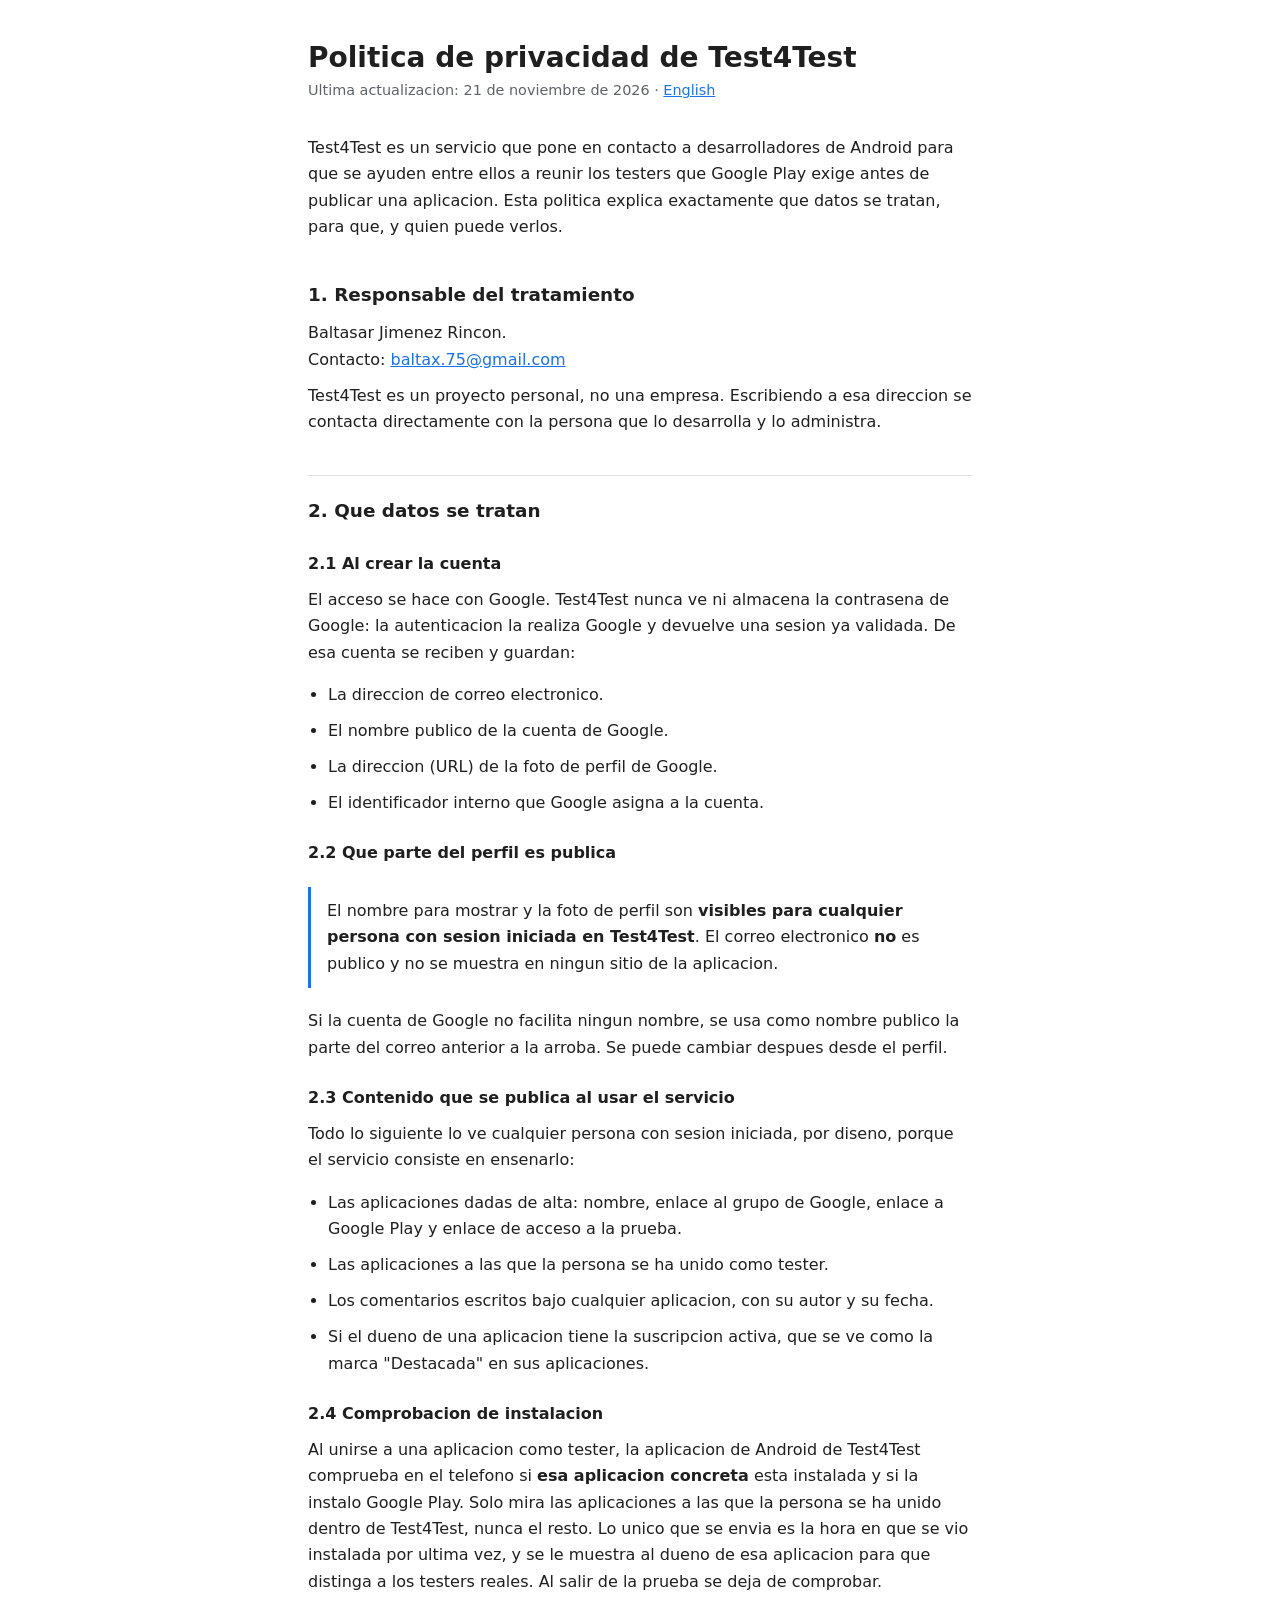
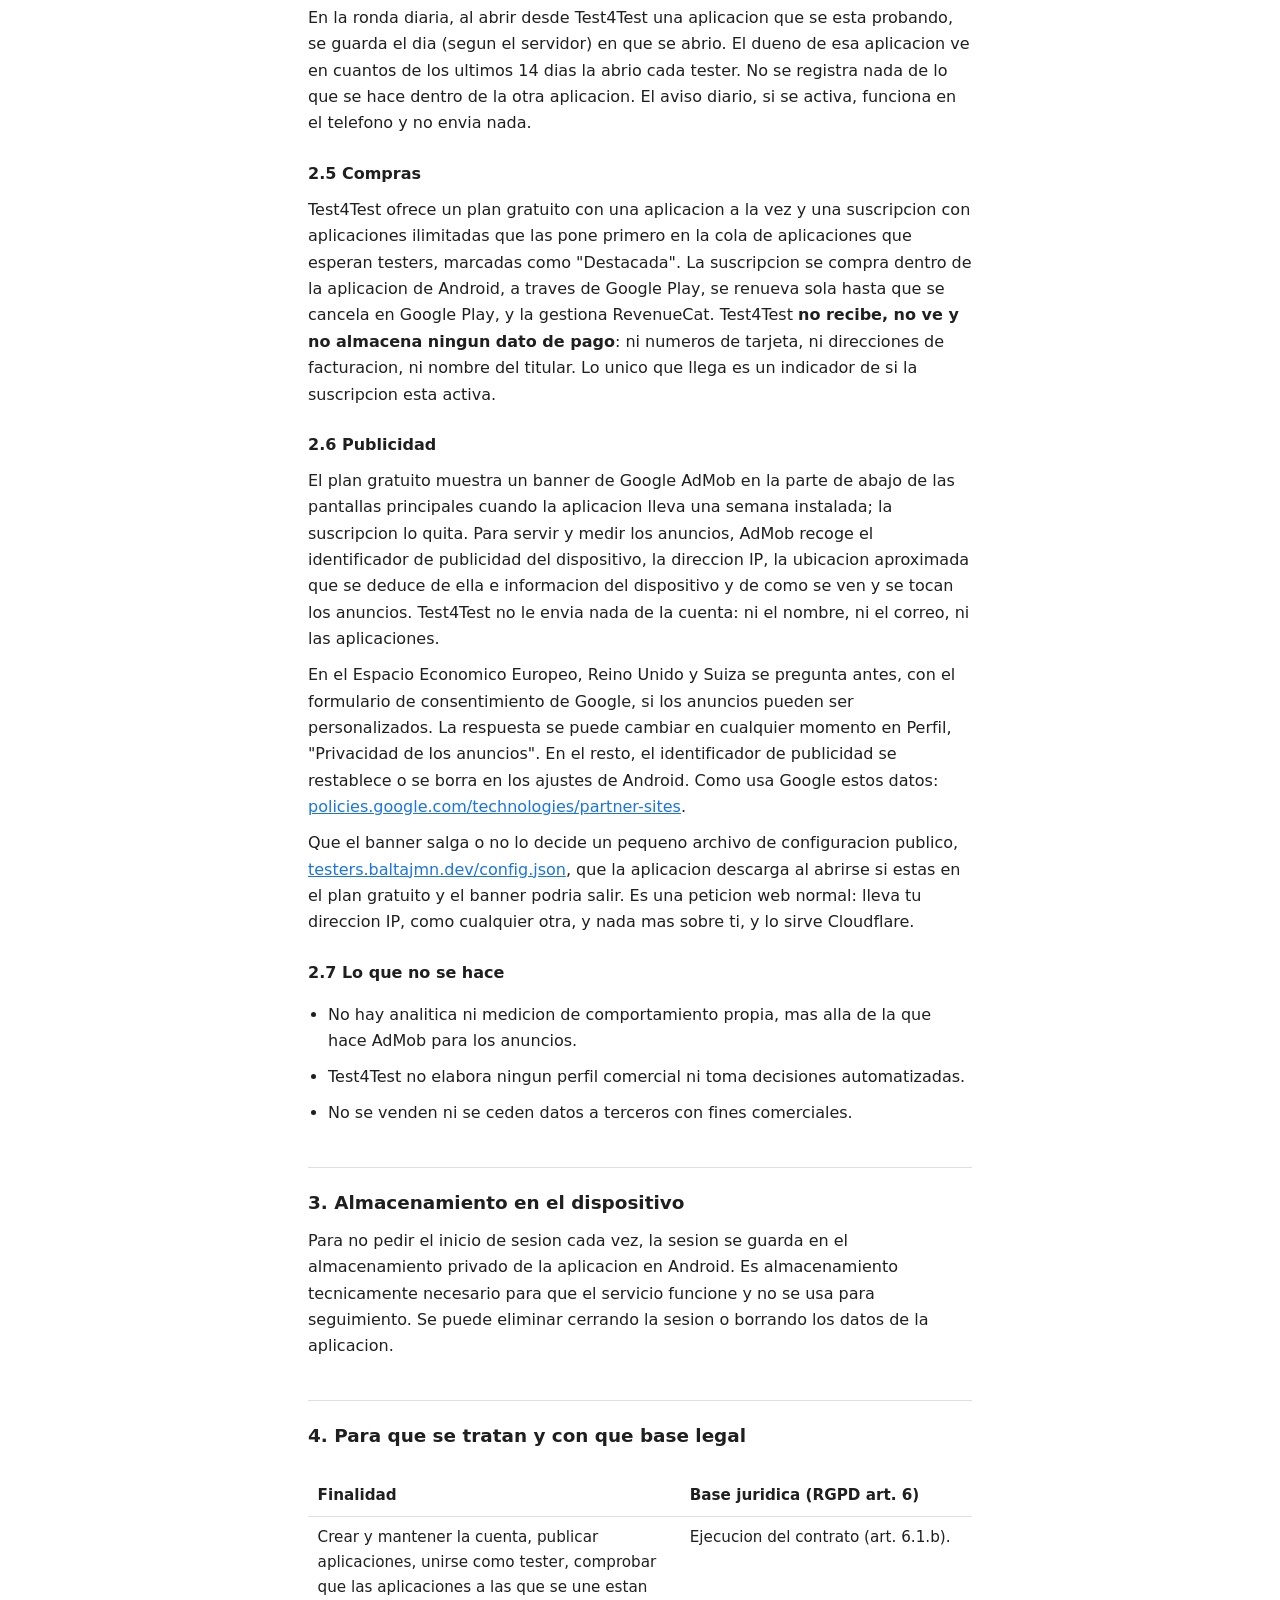
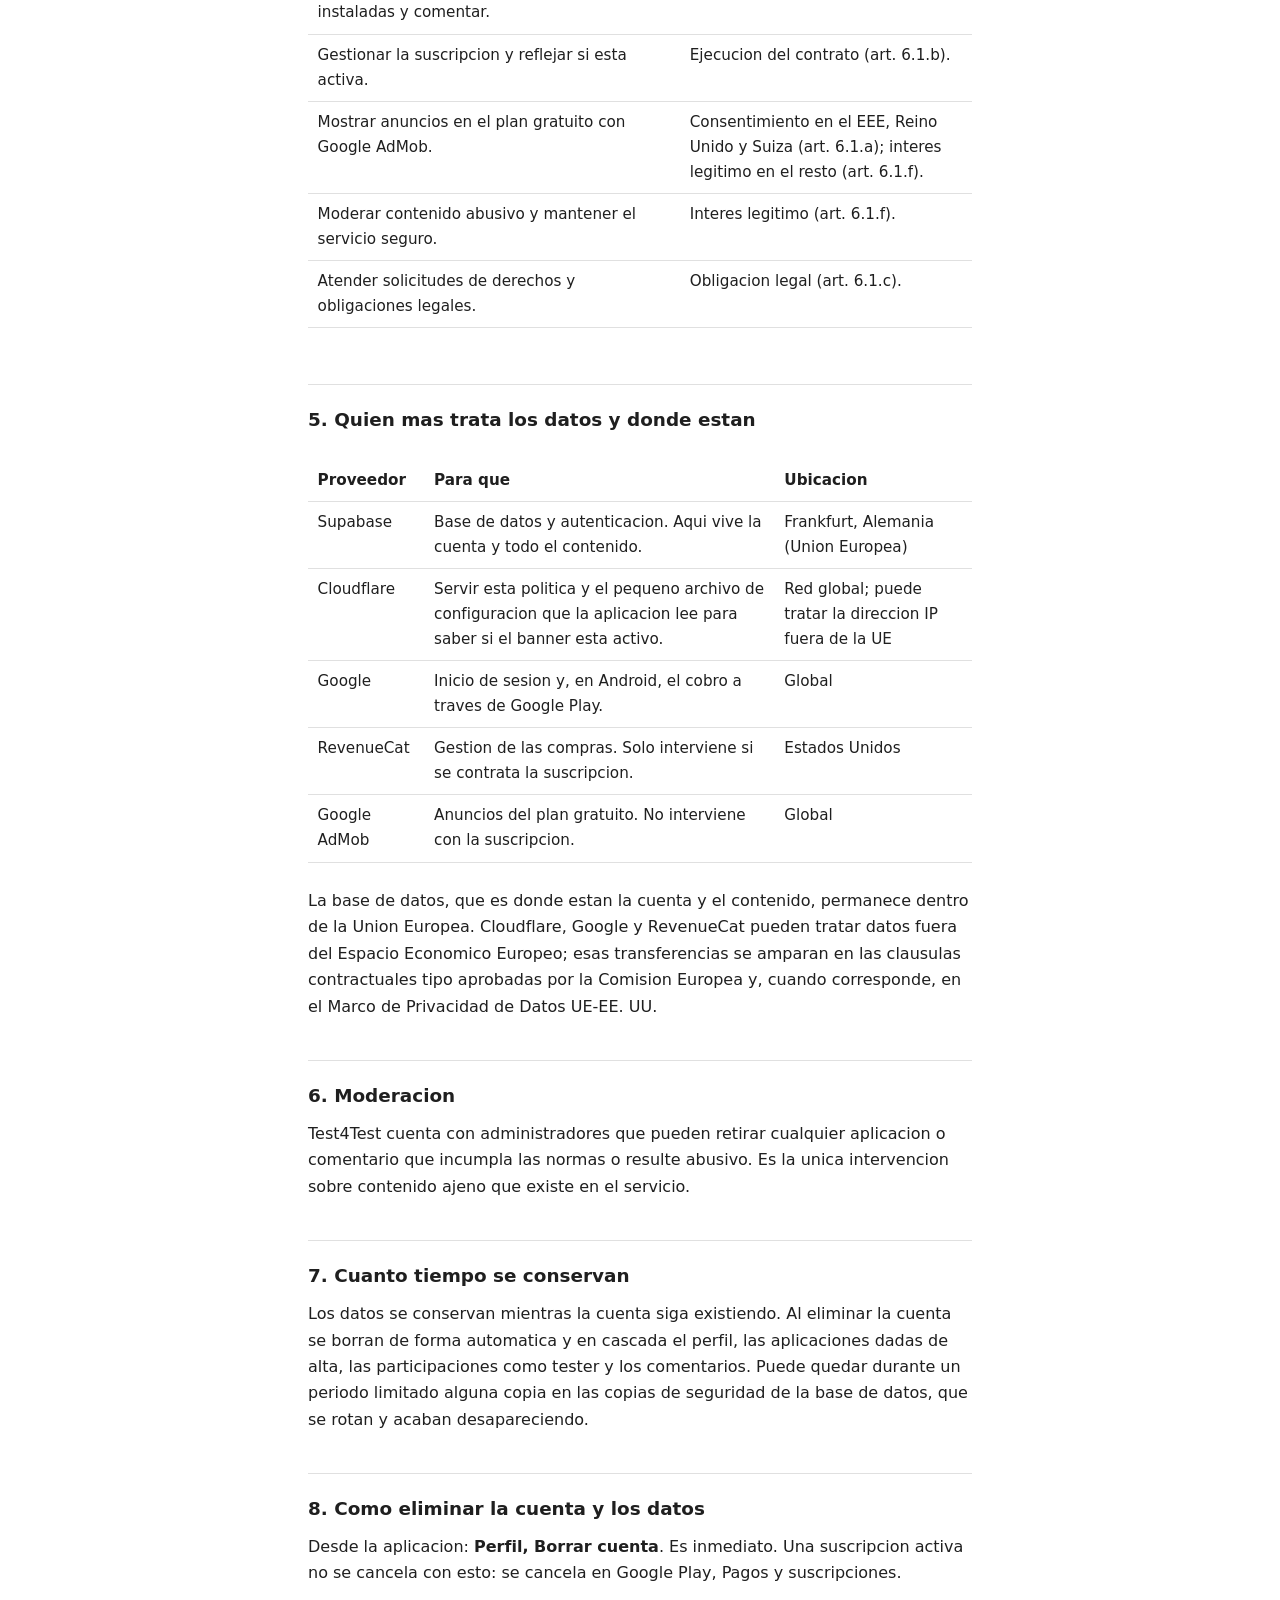
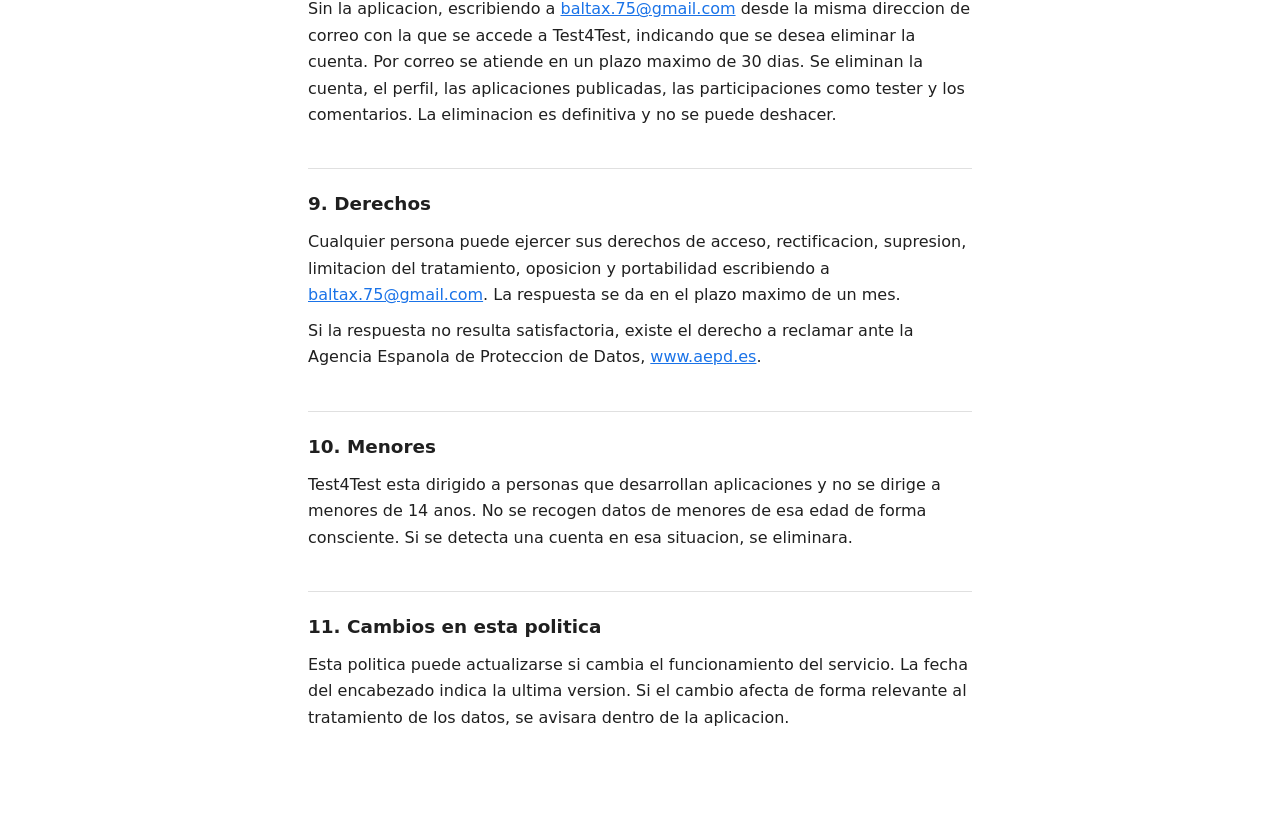
<file: web/privacy-es.html>
<!DOCTYPE html>
<html lang="es">
<head>
<meta charset="UTF-8">
<meta name="viewport" content="width=device-width, initial-scale=1">
<title>Politica de privacidad - Test4Test</title>
<!-- Estilos propios y no styles.css: aquel pone overflow:hidden en body para el
     canvas de Compose, y aqui hay que poder hacer scroll. -->
<style>
  :root {
    --bg: #ffffff;
    --fg: #1f1f1f;
    --muted: #5f6368;
    --rule: #e0e0e0;
    --accent: #1a73e8;
  }
  @media (prefers-color-scheme: dark) {
    :root {
      --bg: #131314;
      --fg: #e3e3e3;
      --muted: #9aa0a6;
      --rule: #35363a;
      --accent: #8ab4f8;
    }
  }
  * { box-sizing: border-box; }
  body {
    margin: 0 auto;
    padding: 2.5rem 1.25rem 5rem;
    max-width: 44rem;
    background: var(--bg);
    color: var(--fg);
    font: 16px/1.65 system-ui, -apple-system, "Segoe UI", Roboto, sans-serif;
    -webkit-text-size-adjust: 100%;
  }
  h1 { font-size: 1.75rem; line-height: 1.25; margin: 0 0 .25rem; }
  h2 { font-size: 1.15rem; margin: 2.5rem 0 .5rem; padding-top: 1.25rem; border-top: 1px solid var(--rule); }
  h2:first-of-type { border-top: 0; padding-top: 0; }
  h3 { font-size: 1rem; margin: 1.5rem 0 .35rem; }
  p, li { margin: .6rem 0; }
  ul { padding-left: 1.25rem; }
  a { color: var(--accent); }
  code { font-family: ui-monospace, SFMono-Regular, Menlo, monospace; font-size: .9em; }
  .updated { color: var(--muted); font-size: .9rem; margin: 0 0 2rem; }
  .note {
    border-left: 3px solid var(--accent);
    padding: .1rem 0 .1rem 1rem;
    margin: 1.25rem 0;
  }
  footer { margin-top: 3rem; padding-top: 1.25rem; border-top: 1px solid var(--rule); color: var(--muted); font-size: .9rem; }
  table { border-collapse: collapse; width: 100%; margin: 1rem 0; font-size: .95rem; }
  th, td { text-align: left; padding: .5rem .6rem; border-bottom: 1px solid var(--rule); vertical-align: top; }
  th { font-weight: 600; }
  .scroll { overflow-x: auto; }
</style>
</head>
<body>

<h1>Politica de privacidad de Test4Test</h1>
<p class="updated">Ultima actualizacion: 21 de noviembre de 2026 &middot; <a href="/privacy">English</a></p>

<p>
  Test4Test es un servicio que pone en contacto a desarrolladores de Android para
  que se ayuden entre ellos a reunir los testers que Google Play exige antes de
  publicar una aplicacion. Esta politica explica exactamente que datos se tratan,
  para que, y quien puede verlos.
</p>

<h2>1. Responsable del tratamiento</h2>
<p>
  Baltasar Jimenez Rincon.<br>
  Contacto: <a href="mailto:baltax.75@gmail.com">baltax.75@gmail.com</a>
</p>
<p>
  Test4Test es un proyecto personal, no una empresa. Escribiendo a esa direccion
  se contacta directamente con la persona que lo desarrolla y lo administra.
</p>

<h2>2. Que datos se tratan</h2>

<h3>2.1 Al crear la cuenta</h3>
<p>
  El acceso se hace con Google. Test4Test nunca ve ni almacena la contrasena de
  Google: la autenticacion la realiza Google y devuelve una sesion ya validada. De
  esa cuenta se reciben y guardan:
</p>
<ul>
  <li>La direccion de correo electronico.</li>
  <li>El nombre publico de la cuenta de Google.</li>
  <li>La direccion (URL) de la foto de perfil de Google.</li>
  <li>El identificador interno que Google asigna a la cuenta.</li>
</ul>

<h3>2.2 Que parte del perfil es publica</h3>
<div class="note">
  <p>
    El nombre para mostrar y la foto de perfil son <strong>visibles para cualquier
    persona con sesion iniciada en Test4Test</strong>. El correo electronico
    <strong>no</strong> es publico y no se muestra en ningun sitio de la
    aplicacion.
  </p>
</div>
<p>
  Si la cuenta de Google no facilita ningun nombre, se usa como nombre publico la
  parte del correo anterior a la arroba. Se puede cambiar despues desde el perfil.
</p>

<h3>2.3 Contenido que se publica al usar el servicio</h3>
<p>Todo lo siguiente lo ve cualquier persona con sesion iniciada, por diseno, porque el servicio consiste en ensenarlo:</p>
<ul>
  <li>Las aplicaciones dadas de alta: nombre, enlace al grupo de Google, enlace a Google Play y enlace de acceso a la prueba.</li>
  <li>Las aplicaciones a las que la persona se ha unido como tester.</li>
  <li>Los comentarios escritos bajo cualquier aplicacion, con su autor y su fecha.</li>
  <li>Si el dueno de una aplicacion tiene la suscripcion activa, que se ve como la marca "Destacada" en sus aplicaciones.</li>
</ul>

<h3>2.4 Comprobacion de instalacion</h3>
<p>
  Al unirse a una aplicacion como tester, la aplicacion de Android de Test4Test
  comprueba en el telefono si <strong>esa aplicacion concreta</strong> esta instalada
  y si la instalo Google Play. Solo mira las aplicaciones a las que la persona se ha
  unido dentro de Test4Test, nunca el resto. Lo unico que se envia es la hora en que
  se vio instalada por ultima vez, y se le muestra al dueno de esa aplicacion para que
  distinga a los testers reales. Al salir de la prueba se deja de comprobar.
</p>
<p>
  En la ronda diaria, al abrir desde Test4Test una aplicacion que se esta probando, se
  guarda el dia (segun el servidor) en que se abrio. El dueno de esa aplicacion ve en
  cuantos de los ultimos 14 dias la abrio cada tester. No se registra nada de lo que
  se hace dentro de la otra aplicacion. El aviso diario, si se activa, funciona en el
  telefono y no envia nada.
</p>

<h3>2.5 Compras</h3>
<p>
  Test4Test ofrece un plan gratuito con una aplicacion a la vez y una suscripcion con
  aplicaciones ilimitadas que las pone primero en la cola de aplicaciones que esperan
  testers, marcadas como "Destacada". La suscripcion se compra dentro de la aplicacion de
  Android, a traves de Google Play, se renueva sola hasta que se cancela en Google
  Play, y la gestiona RevenueCat. Test4Test
  <strong>no recibe, no ve y no almacena ningun dato de pago</strong>: ni numeros
  de tarjeta, ni direcciones de facturacion, ni nombre del titular. Lo unico que
  llega es un indicador de si la suscripcion esta activa.
</p>

<h3>2.6 Publicidad</h3>
<p>
  El plan gratuito muestra un banner de Google AdMob en la parte de abajo de las
  pantallas principales cuando la aplicacion lleva una semana instalada; la
  suscripcion lo quita. Para servir y medir los anuncios,
  AdMob recoge el identificador de publicidad del dispositivo, la direccion IP, la
  ubicacion aproximada que se deduce de ella e informacion del dispositivo y de como
  se ven y se tocan los anuncios. Test4Test no le envia nada de la cuenta: ni el
  nombre, ni el correo, ni las aplicaciones.
</p>
<p>
  En el Espacio Economico Europeo, Reino Unido y Suiza se pregunta antes, con el
  formulario de consentimiento de Google, si los anuncios pueden ser personalizados.
  La respuesta se puede cambiar en cualquier momento en Perfil, "Privacidad de los
  anuncios". En el resto, el identificador de publicidad se restablece o se borra
  en los ajustes de Android. Como usa Google estos datos:
  <a href="https://policies.google.com/technologies/partner-sites">policies.google.com/technologies/partner-sites</a>.
</p>

<p>
  Que el banner salga o no lo decide un pequeno archivo de configuracion publico,
  <a href="https://testers.baltajmn.dev/config.json">testers.baltajmn.dev/config.json</a>,
  que la aplicacion descarga al abrirse si estas en el plan gratuito y el banner
  podria salir. Es una peticion web normal: lleva tu direccion IP, como cualquier
  otra, y nada mas sobre ti, y lo sirve Cloudflare.
</p>

<h3>2.7 Lo que no se hace</h3>
<ul>
  <li>No hay analitica ni medicion de comportamiento propia, mas alla de la que hace AdMob para los anuncios.</li>
  <li>Test4Test no elabora ningun perfil comercial ni toma decisiones automatizadas.</li>
  <li>No se venden ni se ceden datos a terceros con fines comerciales.</li>
</ul>

<h2>3. Almacenamiento en el dispositivo</h2>
<p>
  Para no pedir el inicio de sesion cada vez, la sesion se guarda en el
  almacenamiento privado de la aplicacion en Android. Es almacenamiento tecnicamente
  necesario para que el servicio funcione y no se usa para seguimiento. Se puede
  eliminar cerrando la sesion o borrando los datos de la aplicacion.
</p>

<h2>4. Para que se tratan y con que base legal</h2>
<div class="scroll">
<table>
  <tr><th>Finalidad</th><th>Base juridica (RGPD art. 6)</th></tr>
  <tr>
    <td>Crear y mantener la cuenta, publicar aplicaciones, unirse como tester, comprobar que las aplicaciones a las que se une estan instaladas y comentar.</td>
    <td>Ejecucion del contrato (art. 6.1.b).</td>
  </tr>
  <tr>
    <td>Gestionar la suscripcion y reflejar si esta activa.</td>
    <td>Ejecucion del contrato (art. 6.1.b).</td>
  </tr>
  <tr>
    <td>Mostrar anuncios en el plan gratuito con Google AdMob.</td>
    <td>Consentimiento en el EEE, Reino Unido y Suiza (art. 6.1.a); interes legitimo en el resto (art. 6.1.f).</td>
  </tr>
  <tr>
    <td>Moderar contenido abusivo y mantener el servicio seguro.</td>
    <td>Interes legitimo (art. 6.1.f).</td>
  </tr>
  <tr>
    <td>Atender solicitudes de derechos y obligaciones legales.</td>
    <td>Obligacion legal (art. 6.1.c).</td>
  </tr>
</table>
</div>

<h2>5. Quien mas trata los datos y donde estan</h2>
<div class="scroll">
<table>
  <tr><th>Proveedor</th><th>Para que</th><th>Ubicacion</th></tr>
  <tr><td>Supabase</td><td>Base de datos y autenticacion. Aqui vive la cuenta y todo el contenido.</td><td>Frankfurt, Alemania (Union Europea)</td></tr>
  <tr><td>Cloudflare</td><td>Servir esta politica y el pequeno archivo de configuracion que la aplicacion lee para saber si el banner esta activo.</td><td>Red global; puede tratar la direccion IP fuera de la UE</td></tr>
  <tr><td>Google</td><td>Inicio de sesion y, en Android, el cobro a traves de Google Play.</td><td>Global</td></tr>
  <tr><td>RevenueCat</td><td>Gestion de las compras. Solo interviene si se contrata la suscripcion.</td><td>Estados Unidos</td></tr>
  <tr><td>Google AdMob</td><td>Anuncios del plan gratuito. No interviene con la suscripcion.</td><td>Global</td></tr>
</table>
</div>
<p>
  La base de datos, que es donde estan la cuenta y el contenido, permanece dentro
  de la Union Europea. Cloudflare, Google y RevenueCat pueden tratar datos fuera
  del Espacio Economico Europeo; esas transferencias se amparan en las clausulas
  contractuales tipo aprobadas por la Comision Europea y, cuando corresponde, en
  el Marco de Privacidad de Datos UE-EE. UU.
</p>

<h2>6. Moderacion</h2>
<p>
  Test4Test cuenta con administradores que pueden retirar cualquier aplicacion o
  comentario que incumpla las normas o resulte abusivo. Es la unica intervencion
  sobre contenido ajeno que existe en el servicio.
</p>

<h2>7. Cuanto tiempo se conservan</h2>
<p>
  Los datos se conservan mientras la cuenta siga existiendo. Al eliminar la cuenta
  se borran de forma automatica y en cascada el perfil, las aplicaciones dadas de
  alta, las participaciones como tester y los comentarios. Puede quedar durante un
  periodo limitado alguna copia en las copias de seguridad de la base de datos,
  que se rotan y acaban desapareciendo.
</p>

<h2 id="borrar-cuenta">8. Como eliminar la cuenta y los datos</h2>
<p>
  Desde la aplicacion: <strong>Perfil, Borrar cuenta</strong>. Es inmediato. Una
  suscripcion activa no se cancela con esto: se cancela en Google Play, Pagos y
  suscripciones.
</p>
<p>
  Sin la aplicacion, escribiendo a
  <a href="mailto:baltax.75@gmail.com?subject=Eliminar%20mi%20cuenta%20de%20Test4Test">baltax.75@gmail.com</a>
  desde la misma direccion de correo con la que se accede a Test4Test, indicando
  que se desea eliminar la cuenta. Por correo se atiende en un plazo maximo de 30
  dias. Se eliminan la cuenta, el
  perfil, las aplicaciones publicadas, las participaciones como tester y los
  comentarios. La eliminacion es definitiva y no se puede deshacer.
</p>

<h2>9. Derechos</h2>
<p>
  Cualquier persona puede ejercer sus derechos de acceso, rectificacion, supresion,
  limitacion del tratamiento, oposicion y portabilidad escribiendo a
  <a href="mailto:baltax.75@gmail.com">baltax.75@gmail.com</a>. La respuesta se da
  en el plazo maximo de un mes.
</p>
<p>
  Si la respuesta no resulta satisfactoria, existe el derecho a reclamar ante la
  Agencia Espanola de Proteccion de Datos, <a href="https://www.aepd.es" rel="noopener">www.aepd.es</a>.
</p>

<h2>10. Menores</h2>
<p>
  Test4Test esta dirigido a personas que desarrollan aplicaciones y no se dirige a
  menores de 14 anos. No se recogen datos de menores de esa edad de forma
  consciente. Si se detecta una cuenta en esa situacion, se eliminara.
</p>

<h2>11. Cambios en esta politica</h2>
<p>
  Esta politica puede actualizarse si cambia el funcionamiento del servicio. La
  fecha del encabezado indica la ultima version. Si el cambio afecta de forma
  relevante al tratamiento de los datos, se avisara dentro de la aplicacion.
</p>


</body>
</html>
</file>
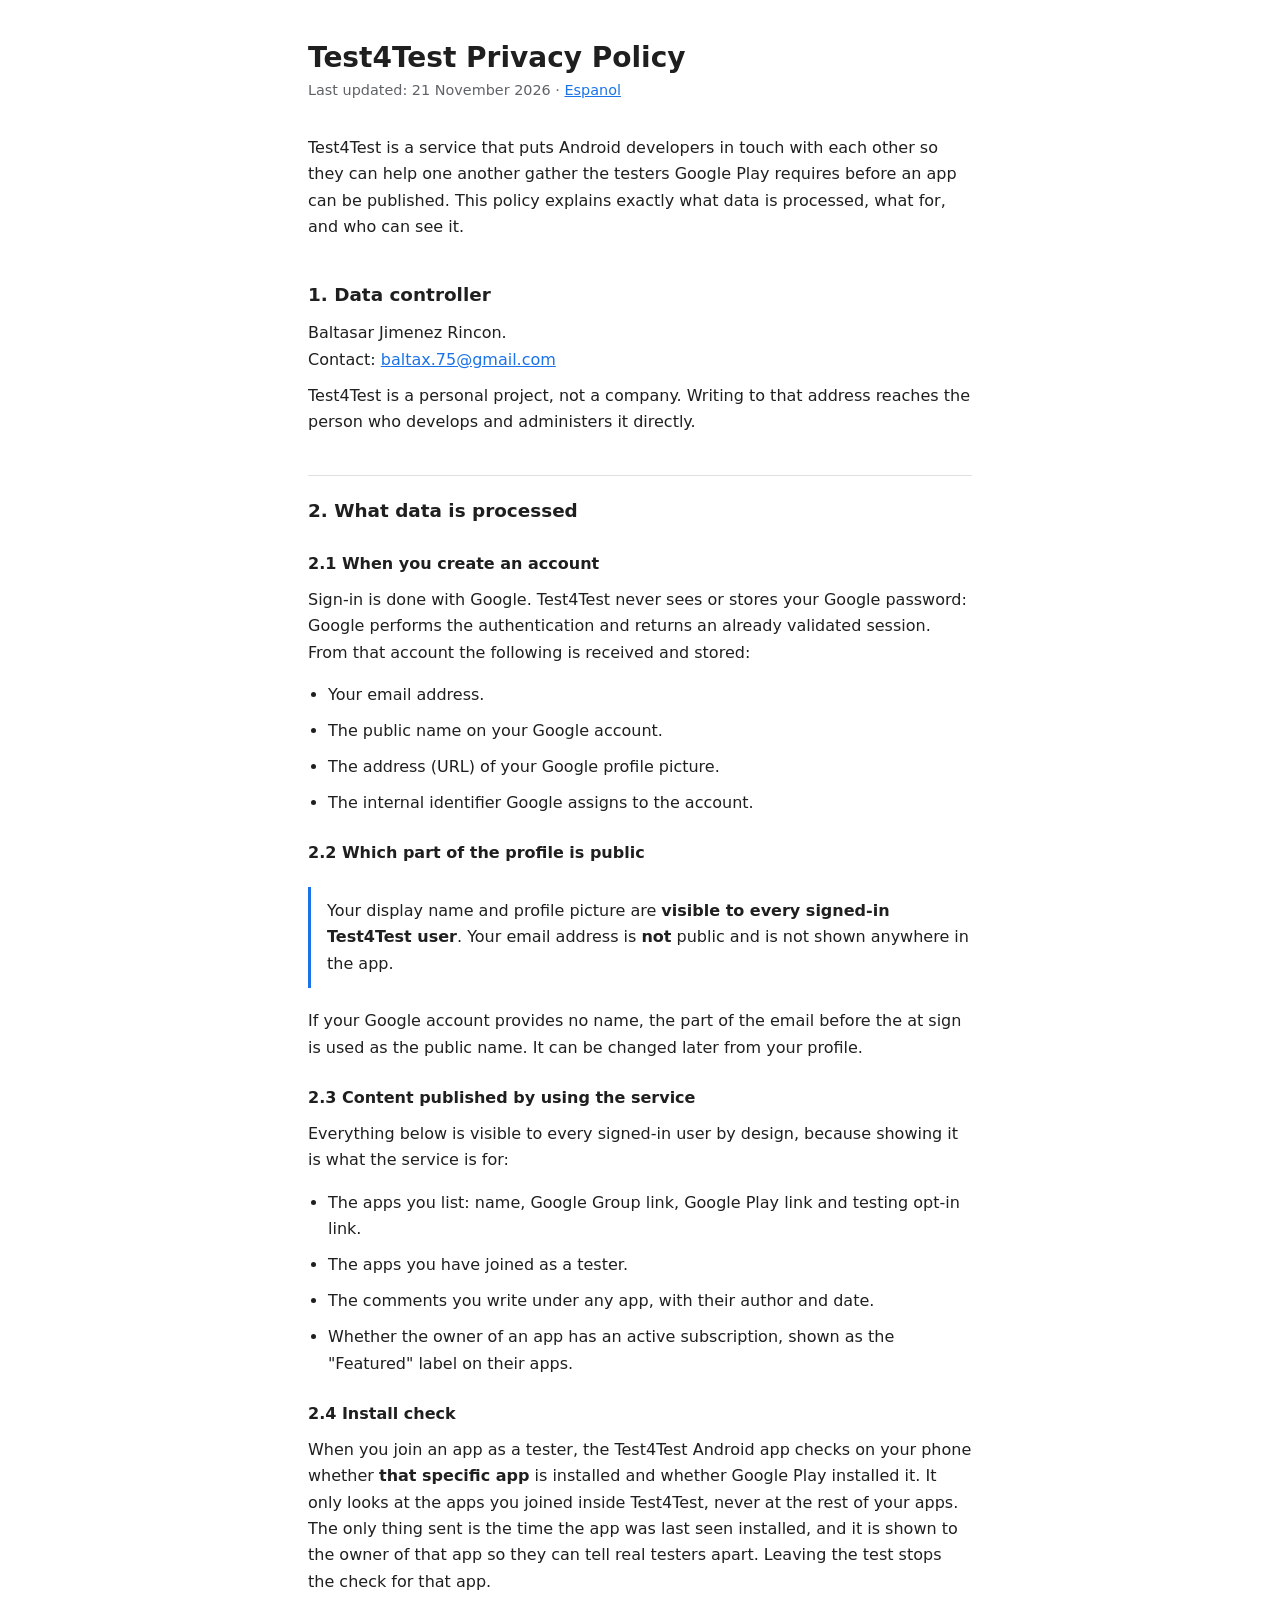
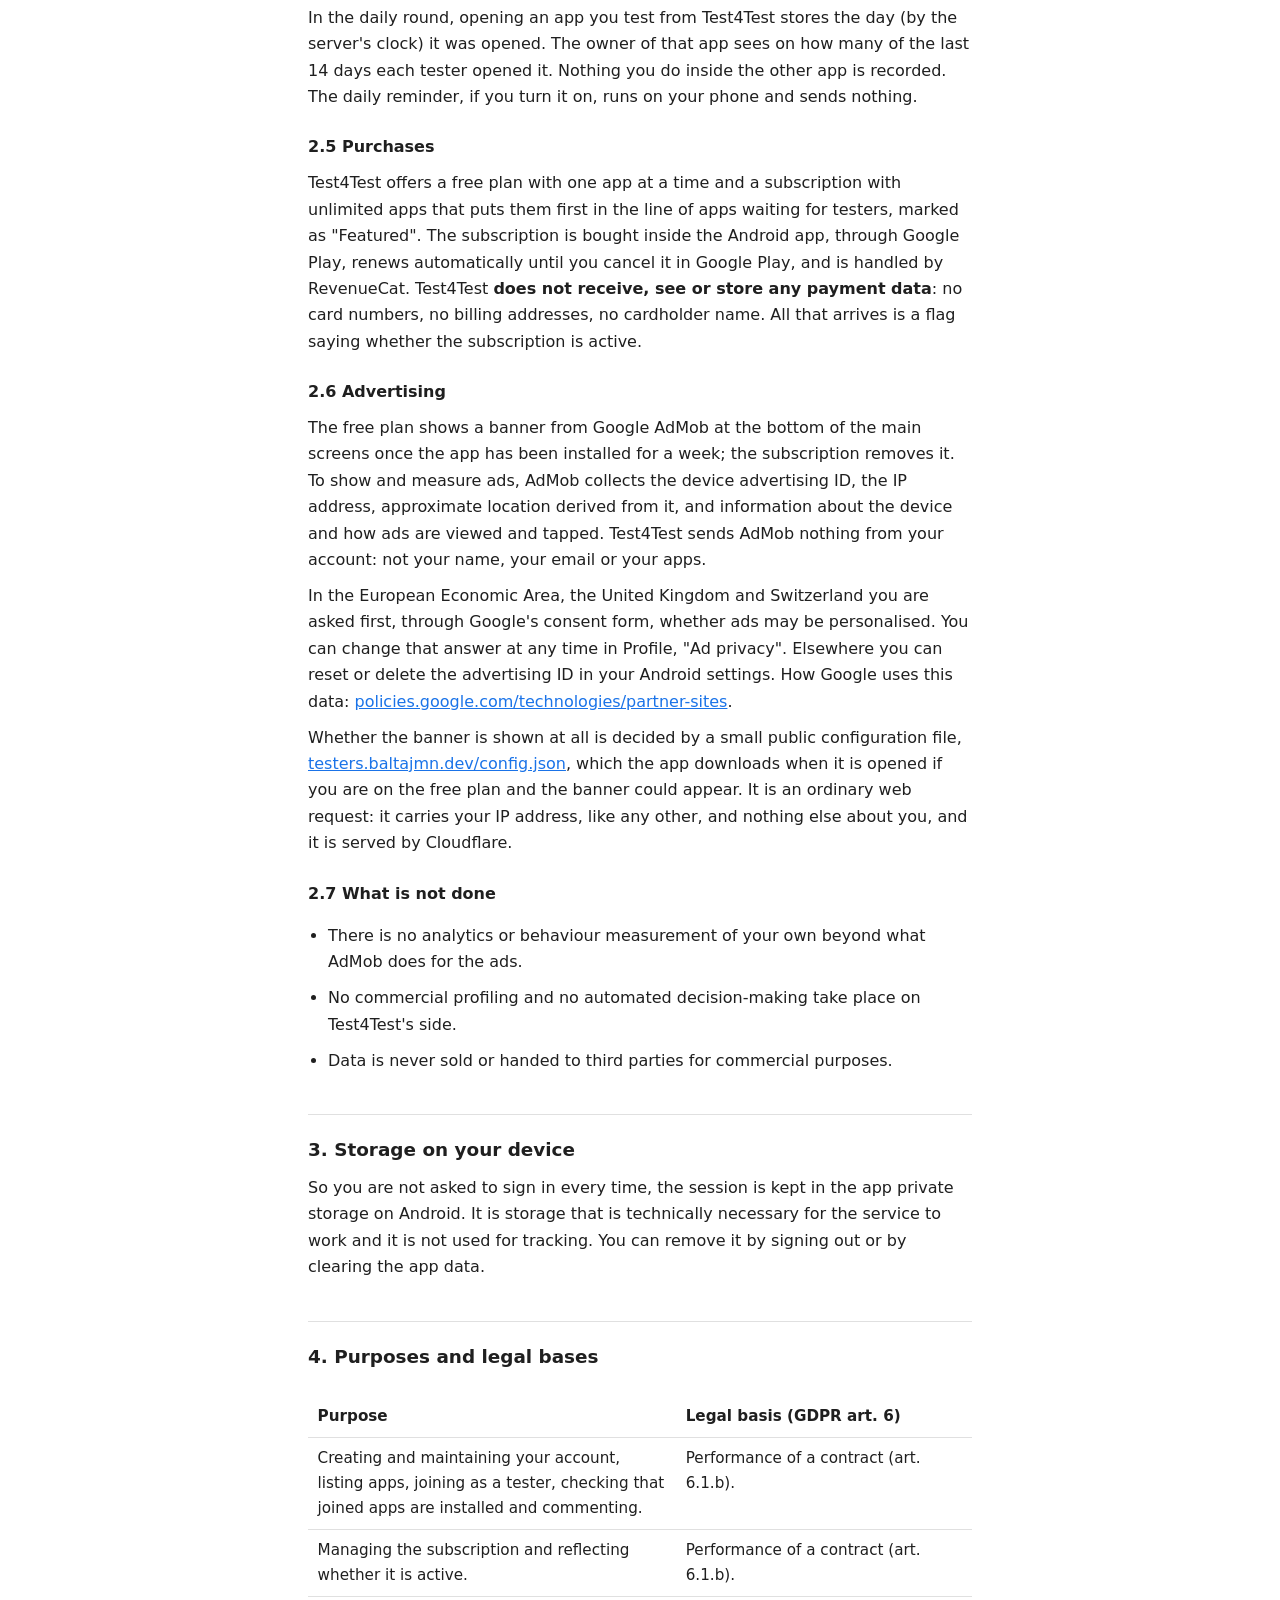
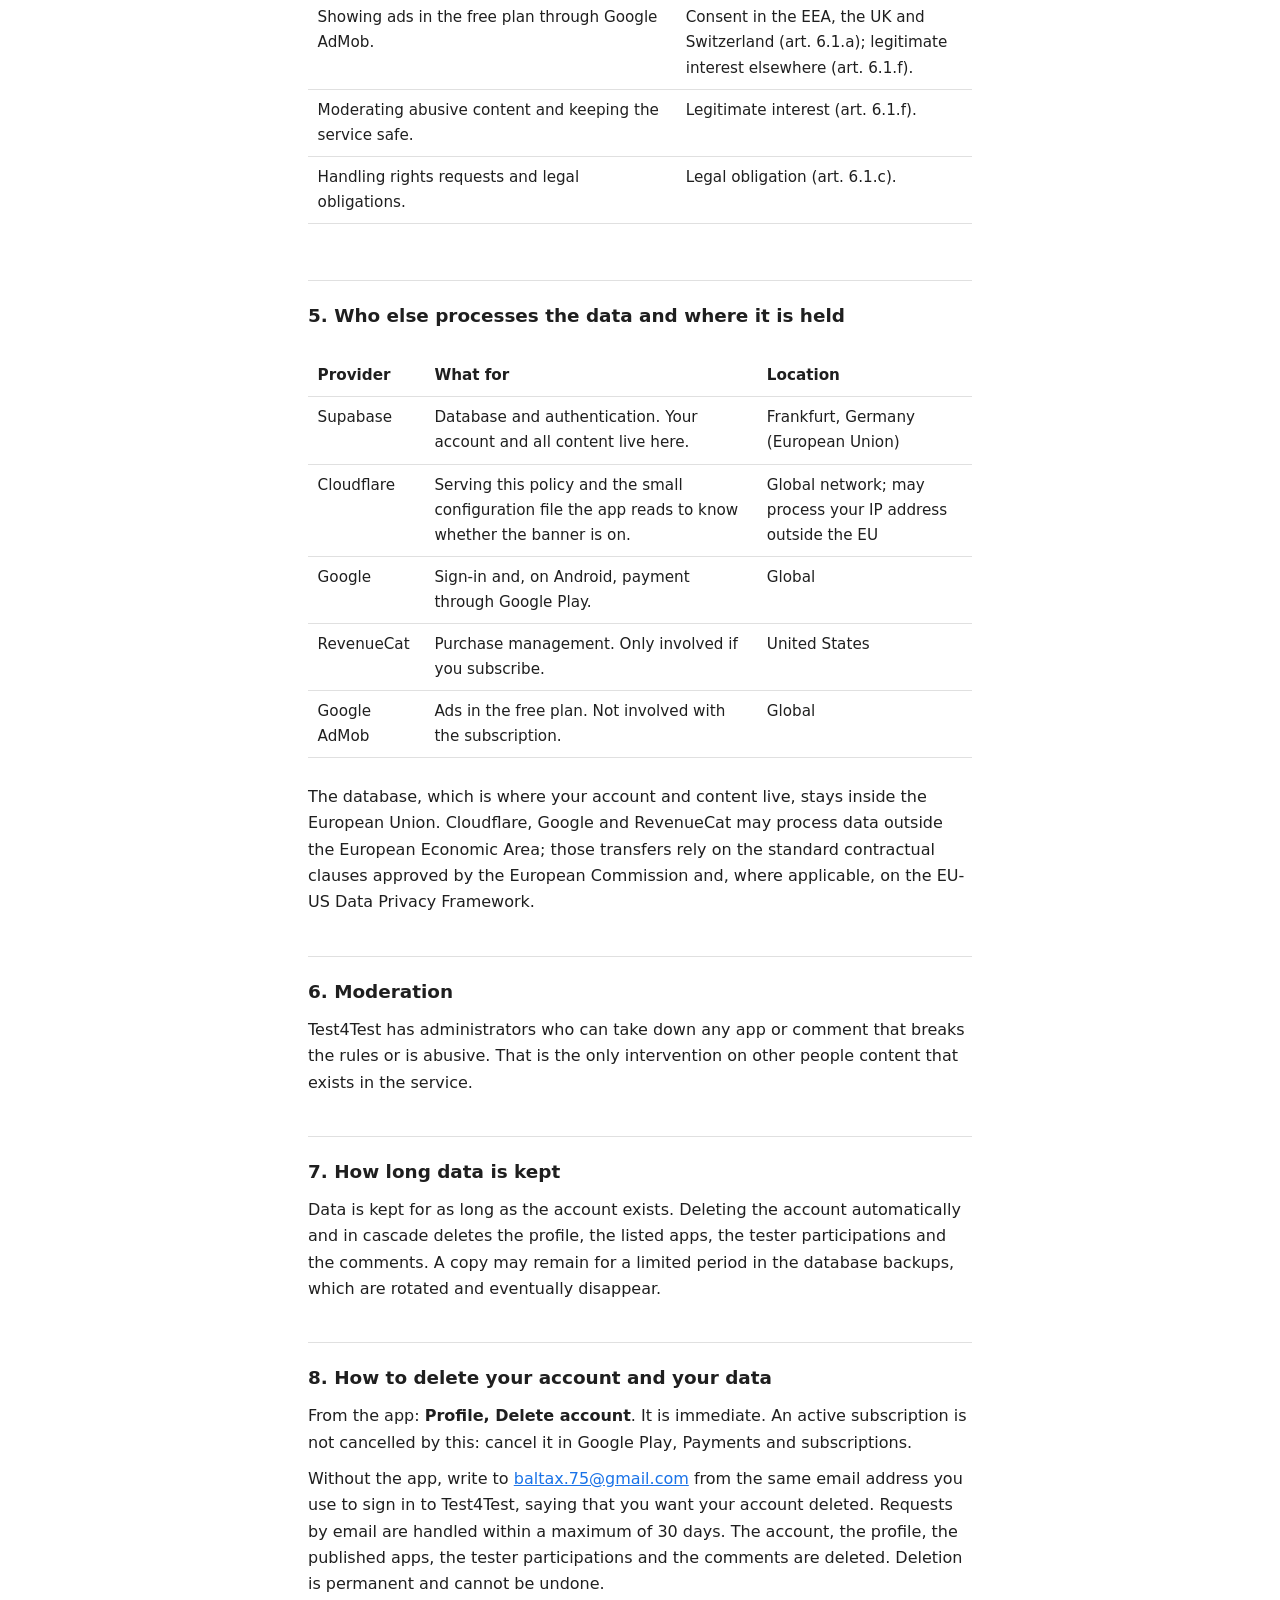
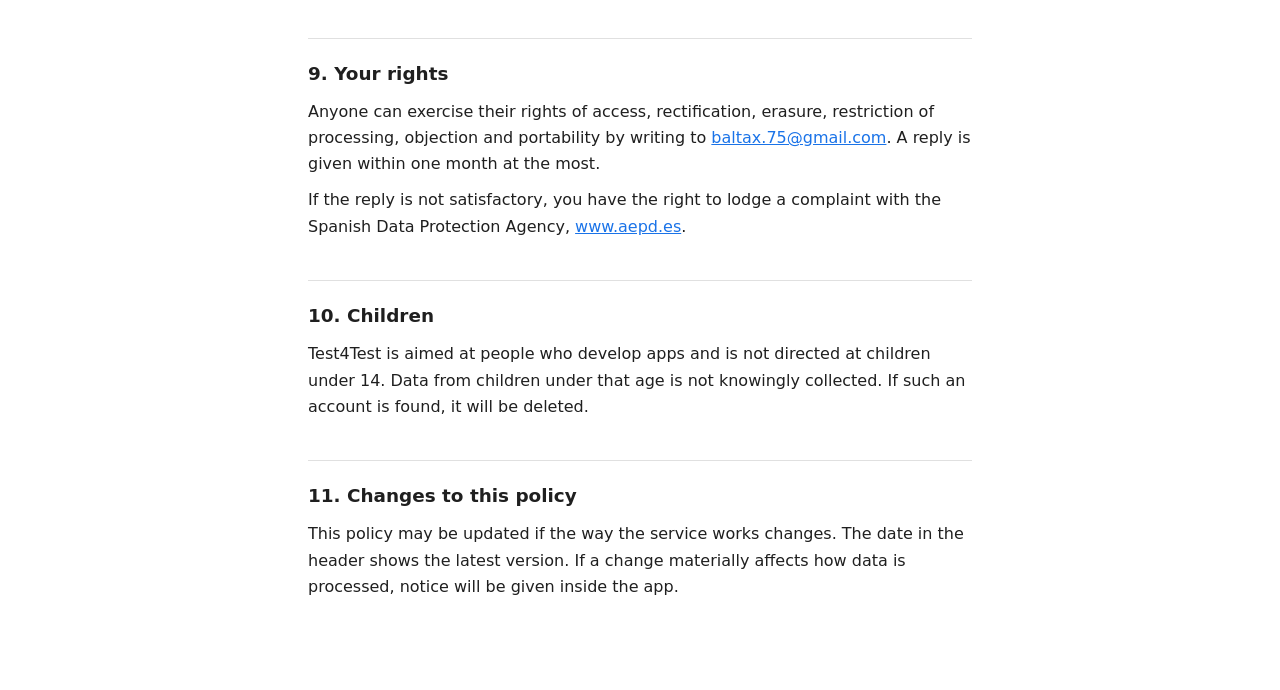
<file: web/privacy.html>
<!DOCTYPE html>
<html lang="en">
<head>
<meta charset="UTF-8">
<meta name="viewport" content="width=device-width, initial-scale=1">
<title>Privacy policy - Test4Test</title>
<!-- Version en castellano en privacy-es.html: si cambia una politica, cambian
     las dos. -->
<style>
  :root {
    --bg: #ffffff;
    --fg: #1f1f1f;
    --muted: #5f6368;
    --rule: #e0e0e0;
    --accent: #1a73e8;
  }
  @media (prefers-color-scheme: dark) {
    :root {
      --bg: #131314;
      --fg: #e3e3e3;
      --muted: #9aa0a6;
      --rule: #35363a;
      --accent: #8ab4f8;
    }
  }
  * { box-sizing: border-box; }
  body {
    margin: 0 auto;
    padding: 2.5rem 1.25rem 5rem;
    max-width: 44rem;
    background: var(--bg);
    color: var(--fg);
    font: 16px/1.65 system-ui, -apple-system, "Segoe UI", Roboto, sans-serif;
    -webkit-text-size-adjust: 100%;
  }
  h1 { font-size: 1.75rem; line-height: 1.25; margin: 0 0 .25rem; }
  h2 { font-size: 1.15rem; margin: 2.5rem 0 .5rem; padding-top: 1.25rem; border-top: 1px solid var(--rule); }
  h2:first-of-type { border-top: 0; padding-top: 0; }
  h3 { font-size: 1rem; margin: 1.5rem 0 .35rem; }
  p, li { margin: .6rem 0; }
  ul { padding-left: 1.25rem; }
  a { color: var(--accent); }
  code { font-family: ui-monospace, SFMono-Regular, Menlo, monospace; font-size: .9em; }
  .updated { color: var(--muted); font-size: .9rem; margin: 0 0 2rem; }
  .note {
    border-left: 3px solid var(--accent);
    padding: .1rem 0 .1rem 1rem;
    margin: 1.25rem 0;
  }
  footer { margin-top: 3rem; padding-top: 1.25rem; border-top: 1px solid var(--rule); color: var(--muted); font-size: .9rem; }
  table { border-collapse: collapse; width: 100%; margin: 1rem 0; font-size: .95rem; }
  th, td { text-align: left; padding: .5rem .6rem; border-bottom: 1px solid var(--rule); vertical-align: top; }
  th { font-weight: 600; }
  .scroll { overflow-x: auto; }
</style>
</head>
<body>

<h1>Test4Test Privacy Policy</h1>
<p class="updated">Last updated: 21 November 2026 &middot; <a href="/privacy-es">Espanol</a></p>

<p>
  Test4Test is a service that puts Android developers in touch with each other so
  they can help one another gather the testers Google Play requires before an app
  can be published. This policy explains exactly what data is processed, what for,
  and who can see it.
</p>

<h2>1. Data controller</h2>
<p>
  Baltasar Jimenez Rincon.<br>
  Contact: <a href="mailto:baltax.75@gmail.com">baltax.75@gmail.com</a>
</p>
<p>
  Test4Test is a personal project, not a company. Writing to that address reaches
  the person who develops and administers it directly.
</p>

<h2>2. What data is processed</h2>

<h3>2.1 When you create an account</h3>
<p>
  Sign-in is done with Google. Test4Test never sees or stores your Google password:
  Google performs the authentication and returns an already validated session. From
  that account the following is received and stored:
</p>
<ul>
  <li>Your email address.</li>
  <li>The public name on your Google account.</li>
  <li>The address (URL) of your Google profile picture.</li>
  <li>The internal identifier Google assigns to the account.</li>
</ul>

<h3>2.2 Which part of the profile is public</h3>
<div class="note">
  <p>
    Your display name and profile picture are <strong>visible to every signed-in
    Test4Test user</strong>. Your email address is <strong>not</strong> public and
    is not shown anywhere in the app.
  </p>
</div>
<p>
  If your Google account provides no name, the part of the email before the at sign
  is used as the public name. It can be changed later from your profile.
</p>

<h3>2.3 Content published by using the service</h3>
<p>Everything below is visible to every signed-in user by design, because showing it is what the service is for:</p>
<ul>
  <li>The apps you list: name, Google Group link, Google Play link and testing opt-in link.</li>
  <li>The apps you have joined as a tester.</li>
  <li>The comments you write under any app, with their author and date.</li>
  <li>Whether the owner of an app has an active subscription, shown as the "Featured" label on their apps.</li>
</ul>

<h3>2.4 Install check</h3>
<p>
  When you join an app as a tester, the Test4Test Android app checks on your phone
  whether <strong>that specific app</strong> is installed and whether Google Play
  installed it. It only looks at the apps you joined inside Test4Test, never at the
  rest of your apps. The only thing sent is the time the app was last seen
  installed, and it is shown to the owner of that app so they can tell real testers
  apart. Leaving the test stops the check for that app.
</p>
<p>
  In the daily round, opening an app you test from Test4Test stores the day (by the
  server's clock) it was opened. The owner of that app sees on how many of the last
  14 days each tester opened it. Nothing you do inside the other app is recorded.
  The daily reminder, if you turn it on, runs on your phone and sends nothing.
</p>

<h3>2.5 Purchases</h3>
<p>
  Test4Test offers a free plan with one app at a time and a subscription with
  unlimited apps that puts them first in the line of apps waiting for testers,
  marked as "Featured". The subscription is bought inside the Android app, through Google
  Play, renews automatically until you cancel it in Google Play, and is handled by
  RevenueCat. Test4Test <strong>does not receive, see or store any payment
  data</strong>: no card numbers, no billing addresses, no cardholder name. All that
  arrives is a flag saying whether the subscription is active.
</p>

<h3>2.6 Advertising</h3>
<p>
  The free plan shows a banner from Google AdMob at the bottom of the main screens
  once the app has been installed for a week; the subscription removes it. To show
  and measure ads, AdMob collects the device
  advertising ID, the IP address, approximate location derived from it, and
  information about the device and how ads are viewed and tapped. Test4Test sends
  AdMob nothing from your account: not your name, your email or your apps.
</p>
<p>
  In the European Economic Area, the United Kingdom and Switzerland you are asked
  first, through Google's consent form, whether ads may be personalised. You can
  change that answer at any time in Profile, "Ad privacy". Elsewhere you can reset
  or delete the advertising ID in your Android settings. How Google uses this data:
  <a href="https://policies.google.com/technologies/partner-sites">policies.google.com/technologies/partner-sites</a>.
</p>

<p>
  Whether the banner is shown at all is decided by a small public configuration
  file, <a href="https://testers.baltajmn.dev/config.json">testers.baltajmn.dev/config.json</a>,
  which the app downloads when it is opened if you are on the free plan and the
  banner could appear. It is an ordinary web request: it carries your IP address,
  like any other, and nothing else about you, and it is served by Cloudflare.
</p>

<h3>2.7 What is not done</h3>
<ul>
  <li>There is no analytics or behaviour measurement of your own beyond what AdMob does for the ads.</li>
  <li>No commercial profiling and no automated decision-making take place on Test4Test's side.</li>
  <li>Data is never sold or handed to third parties for commercial purposes.</li>
</ul>

<h2>3. Storage on your device</h2>
<p>
  So you are not asked to sign in every time, the session is kept in the app private
  storage on Android. It is storage that is technically necessary for the service to
  work and it is not used for tracking. You can remove it by signing out or by
  clearing the app data.
</p>

<h2>4. Purposes and legal bases</h2>
<div class="scroll">
<table>
  <tr><th>Purpose</th><th>Legal basis (GDPR art. 6)</th></tr>
  <tr>
    <td>Creating and maintaining your account, listing apps, joining as a tester, checking that joined apps are installed and commenting.</td>
    <td>Performance of a contract (art. 6.1.b).</td>
  </tr>
  <tr>
    <td>Managing the subscription and reflecting whether it is active.</td>
    <td>Performance of a contract (art. 6.1.b).</td>
  </tr>
  <tr>
    <td>Showing ads in the free plan through Google AdMob.</td>
    <td>Consent in the EEA, the UK and Switzerland (art. 6.1.a); legitimate interest elsewhere (art. 6.1.f).</td>
  </tr>
  <tr>
    <td>Moderating abusive content and keeping the service safe.</td>
    <td>Legitimate interest (art. 6.1.f).</td>
  </tr>
  <tr>
    <td>Handling rights requests and legal obligations.</td>
    <td>Legal obligation (art. 6.1.c).</td>
  </tr>
</table>
</div>

<h2>5. Who else processes the data and where it is held</h2>
<div class="scroll">
<table>
  <tr><th>Provider</th><th>What for</th><th>Location</th></tr>
  <tr><td>Supabase</td><td>Database and authentication. Your account and all content live here.</td><td>Frankfurt, Germany (European Union)</td></tr>
  <tr><td>Cloudflare</td><td>Serving this policy and the small configuration file the app reads to know whether the banner is on.</td><td>Global network; may process your IP address outside the EU</td></tr>
  <tr><td>Google</td><td>Sign-in and, on Android, payment through Google Play.</td><td>Global</td></tr>
  <tr><td>RevenueCat</td><td>Purchase management. Only involved if you subscribe.</td><td>United States</td></tr>
  <tr><td>Google AdMob</td><td>Ads in the free plan. Not involved with the subscription.</td><td>Global</td></tr>
</table>
</div>
<p>
  The database, which is where your account and content live, stays inside the
  European Union. Cloudflare, Google and RevenueCat may process data outside the
  European Economic Area; those transfers rely on the standard contractual clauses
  approved by the European Commission and, where applicable, on the EU-US Data
  Privacy Framework.
</p>

<h2>6. Moderation</h2>
<p>
  Test4Test has administrators who can take down any app or comment that breaks the
  rules or is abusive. That is the only intervention on other people content that
  exists in the service.
</p>

<h2>7. How long data is kept</h2>
<p>
  Data is kept for as long as the account exists. Deleting the account automatically
  and in cascade deletes the profile, the listed apps, the tester participations and
  the comments. A copy may remain for a limited period in the database backups,
  which are rotated and eventually disappear.
</p>

<h2 id="delete-account">8. How to delete your account and your data</h2>
<p>
  From the app: <strong>Profile, Delete account</strong>. It is immediate. An active
  subscription is not cancelled by this: cancel it in Google Play, Payments and
  subscriptions.
</p>
<p>
  Without the app, write to
  <a href="mailto:baltax.75@gmail.com?subject=Delete%20my%20Test4Test%20account">baltax.75@gmail.com</a>
  from the same email address you use to sign in to Test4Test, saying that you want
  your account deleted. Requests by email are handled within a maximum of 30 days. The account, the profile, the
  published apps, the tester participations and the comments are deleted. Deletion
  is permanent and cannot be undone.
</p>

<h2>9. Your rights</h2>
<p>
  Anyone can exercise their rights of access, rectification, erasure, restriction of
  processing, objection and portability by writing to
  <a href="mailto:baltax.75@gmail.com">baltax.75@gmail.com</a>. A reply is given
  within one month at the most.
</p>
<p>
  If the reply is not satisfactory, you have the right to lodge a complaint with the
  Spanish Data Protection Agency, <a href="https://www.aepd.es" rel="noopener">www.aepd.es</a>.
</p>

<h2>10. Children</h2>
<p>
  Test4Test is aimed at people who develop apps and is not directed at children under
  14. Data from children under that age is not knowingly collected. If such an account
  is found, it will be deleted.
</p>

<h2>11. Changes to this policy</h2>
<p>
  This policy may be updated if the way the service works changes. The date in the
  header shows the latest version. If a change materially affects how data is
  processed, notice will be given inside the app.
</p>


</body>
</html>
</file>
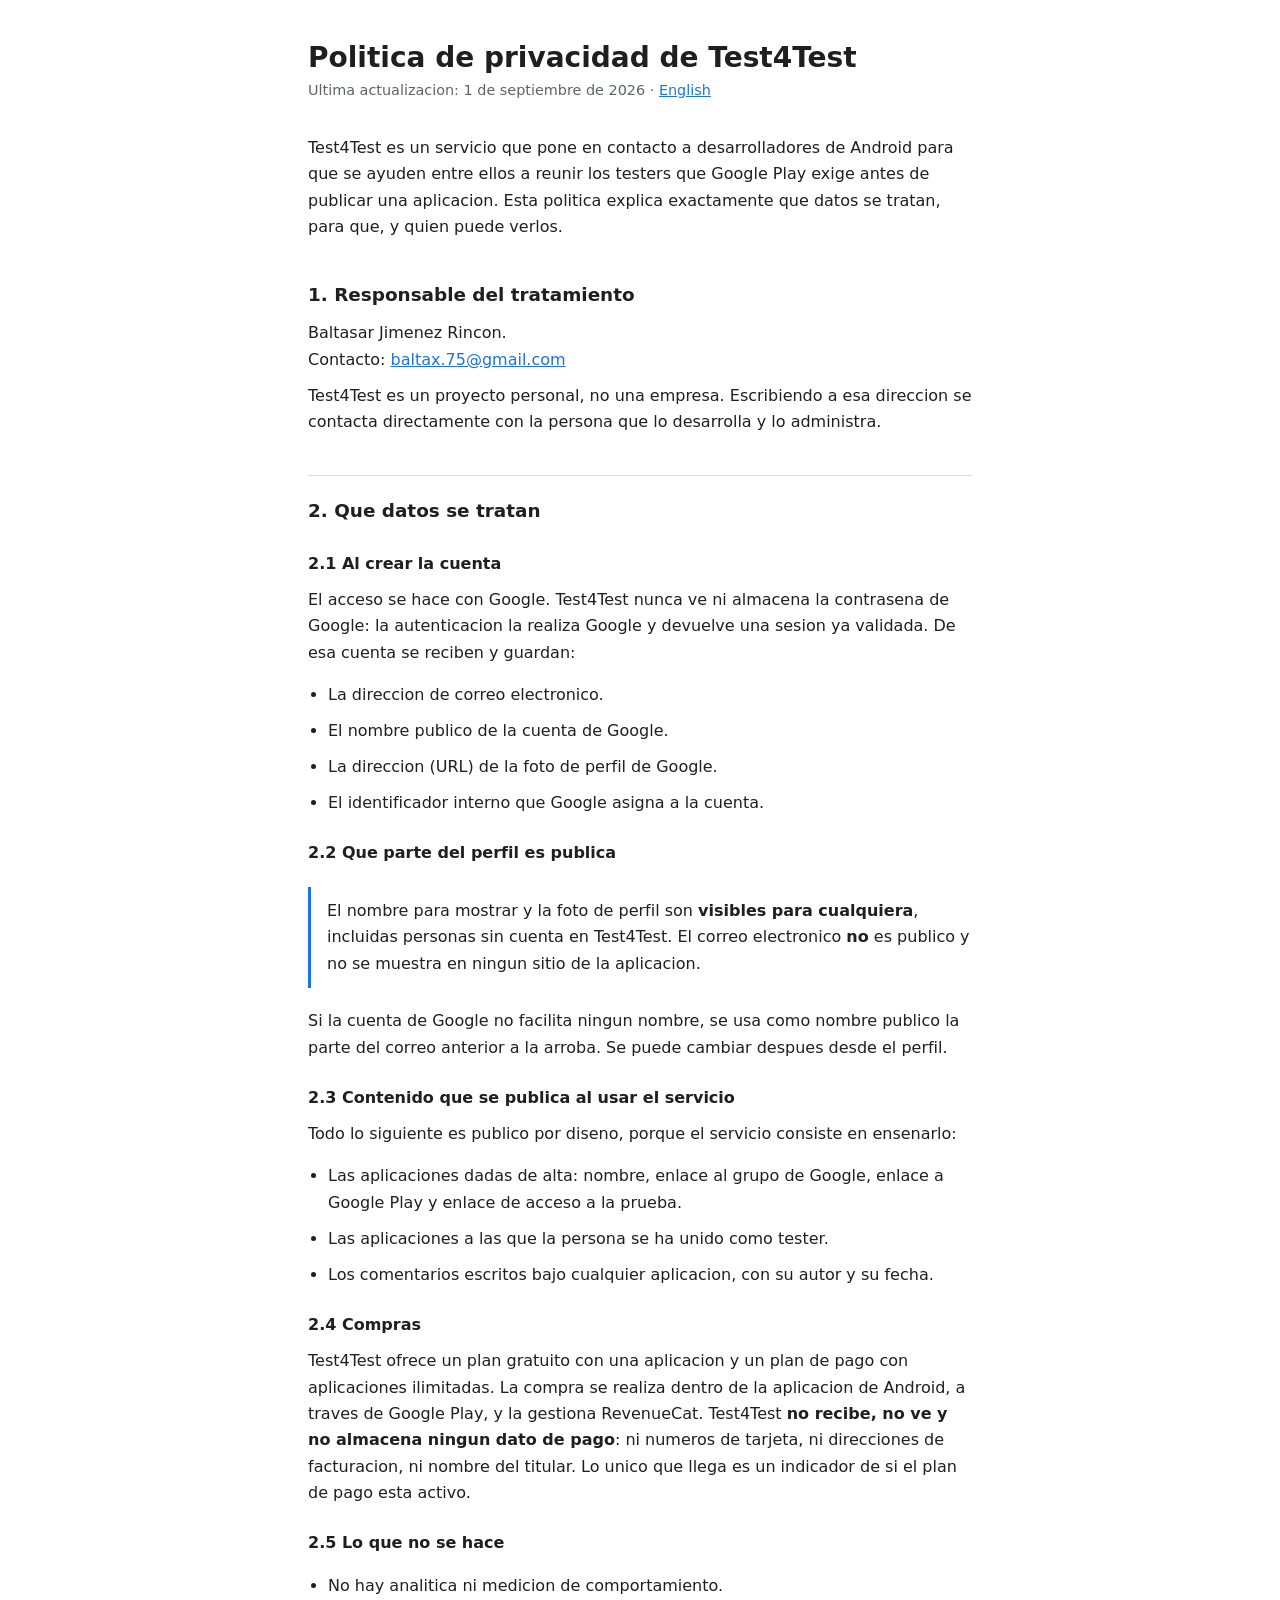
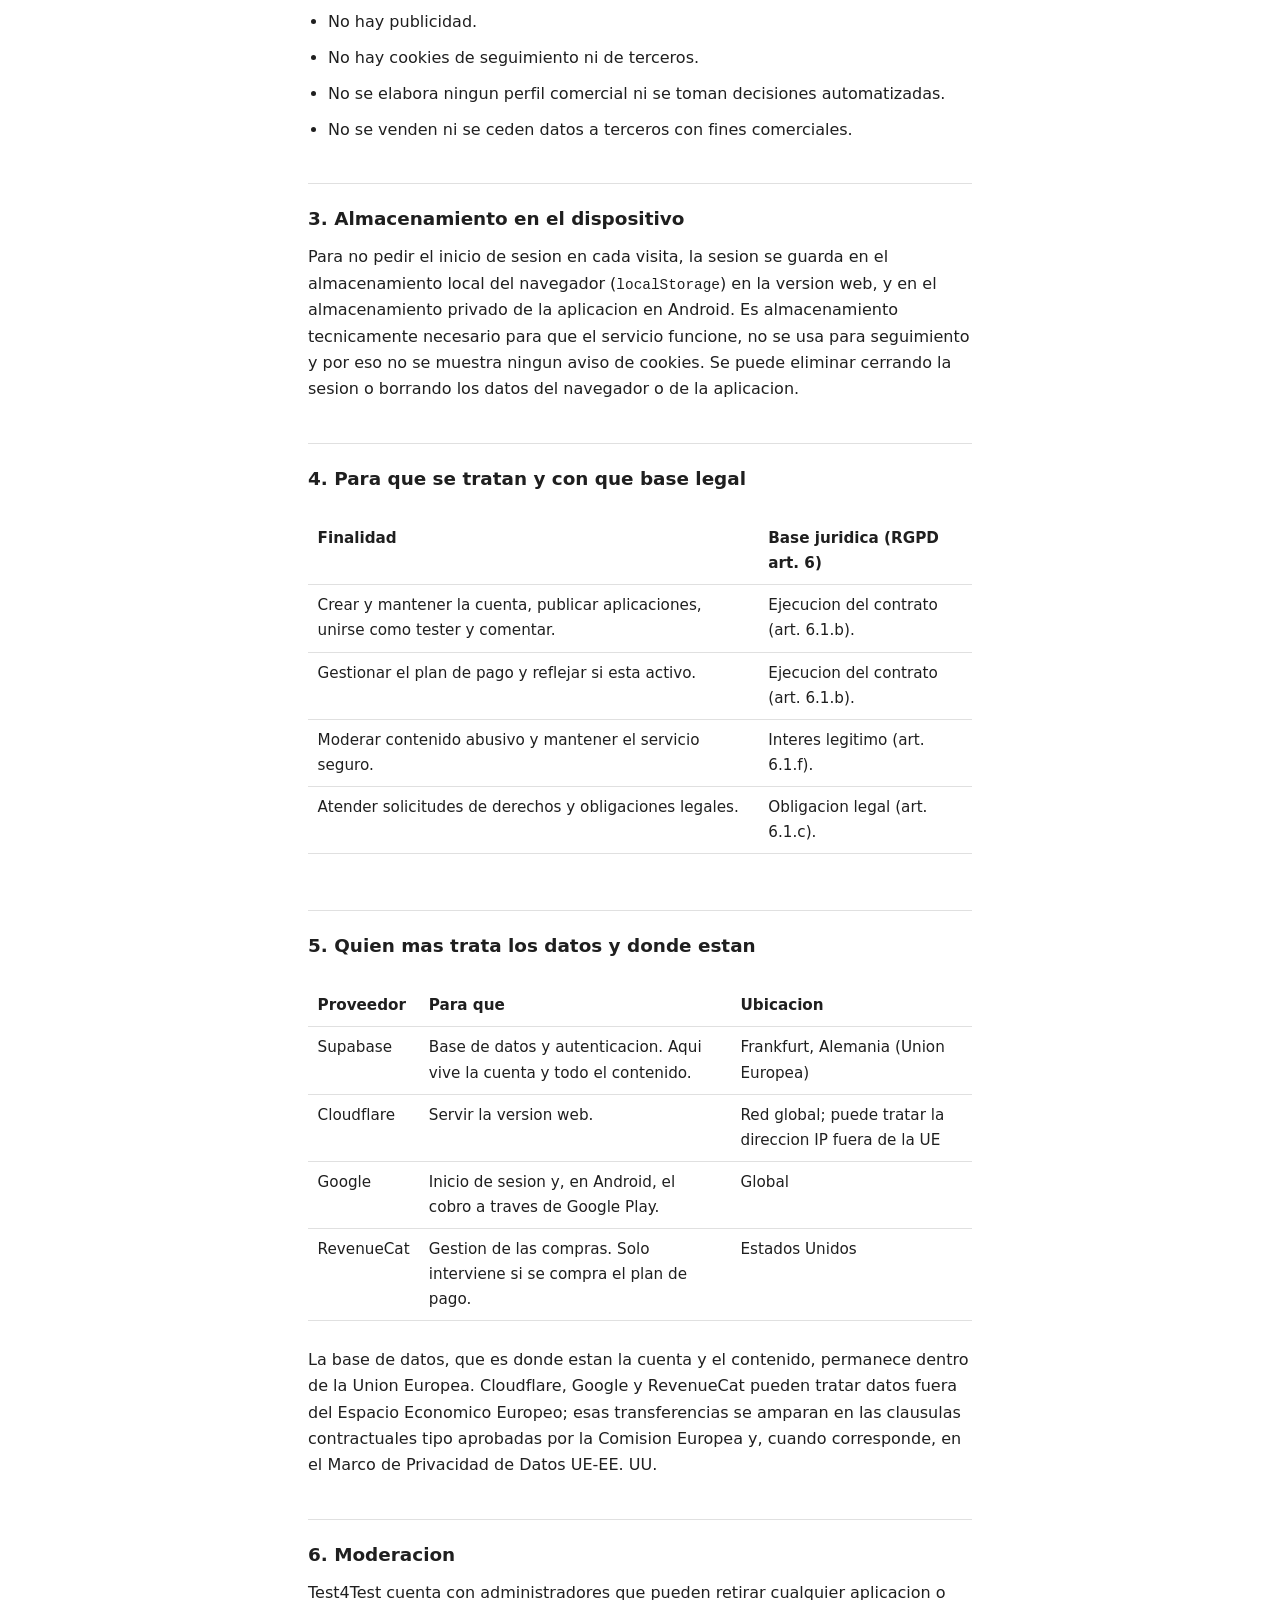
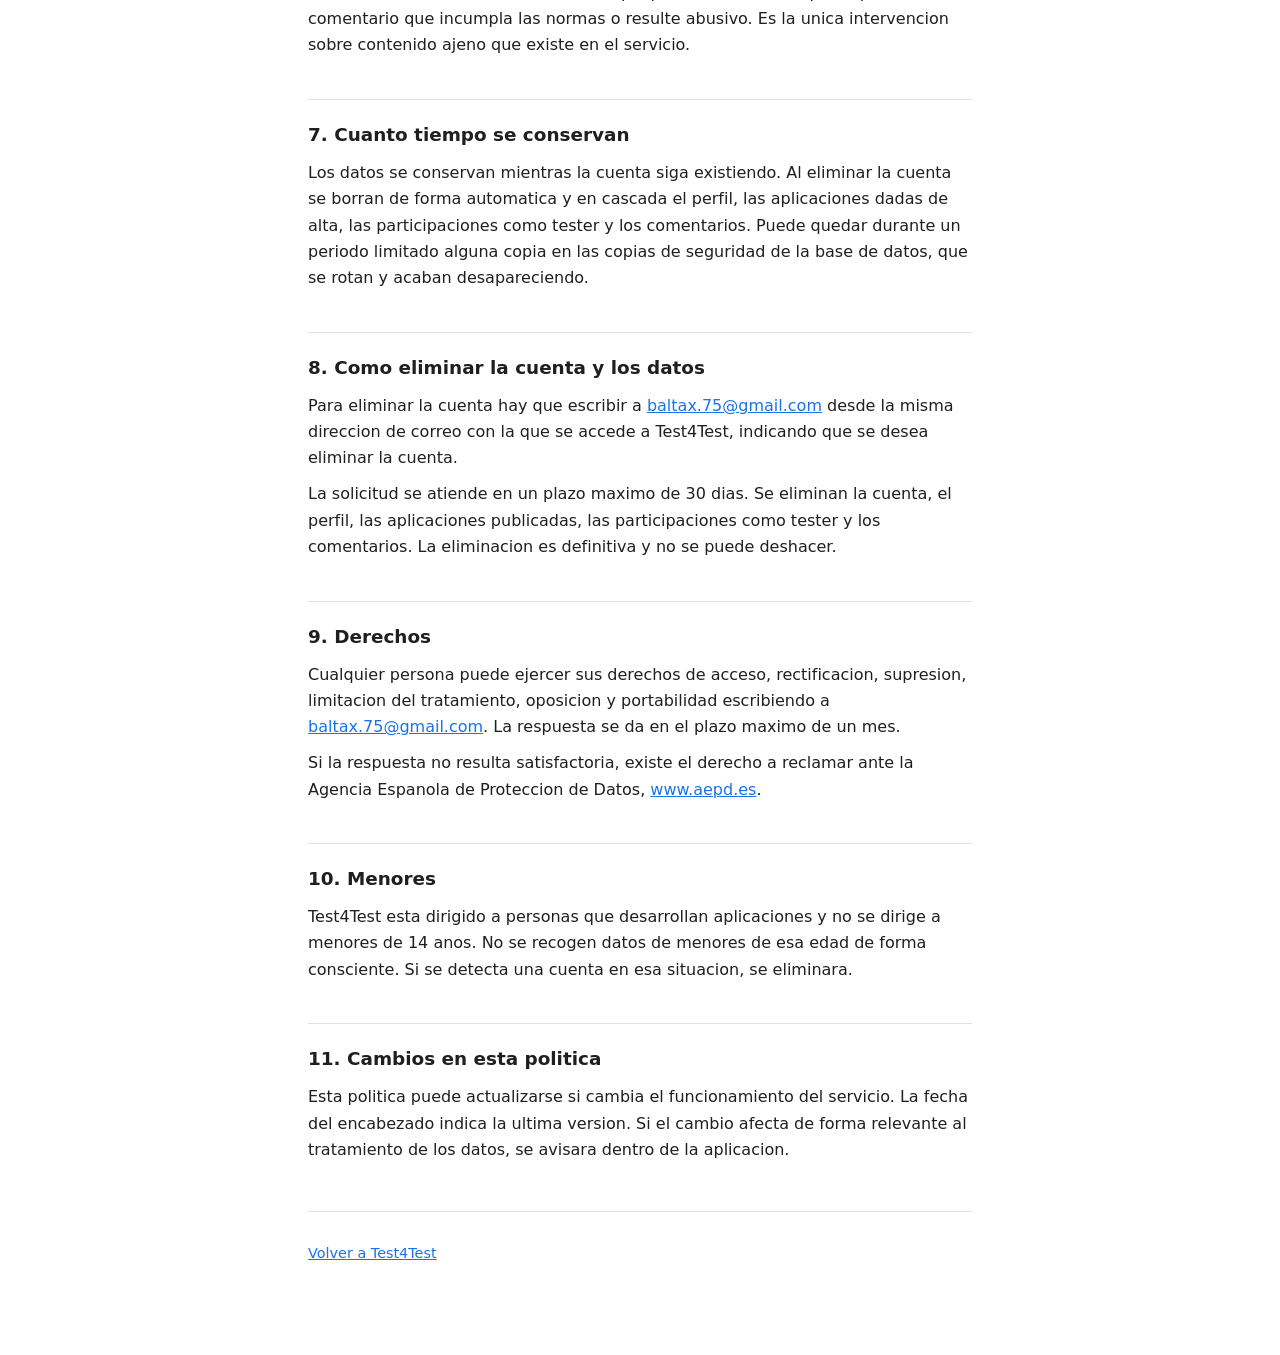
<file: webApp/src/webMain/resources/privacy-es.html>
<!DOCTYPE html>
<html lang="es">
<head>
<meta charset="UTF-8">
<meta name="viewport" content="width=device-width, initial-scale=1">
<title>Politica de privacidad - Test4Test</title>
<!-- Estilos propios y no styles.css: aquel pone overflow:hidden en body para el
     canvas de Compose, y aqui hay que poder hacer scroll. -->
<style>
  :root {
    --bg: #ffffff;
    --fg: #1f1f1f;
    --muted: #5f6368;
    --rule: #e0e0e0;
    --accent: #1a73e8;
  }
  @media (prefers-color-scheme: dark) {
    :root {
      --bg: #131314;
      --fg: #e3e3e3;
      --muted: #9aa0a6;
      --rule: #35363a;
      --accent: #8ab4f8;
    }
  }
  * { box-sizing: border-box; }
  body {
    margin: 0 auto;
    padding: 2.5rem 1.25rem 5rem;
    max-width: 44rem;
    background: var(--bg);
    color: var(--fg);
    font: 16px/1.65 system-ui, -apple-system, "Segoe UI", Roboto, sans-serif;
    -webkit-text-size-adjust: 100%;
  }
  h1 { font-size: 1.75rem; line-height: 1.25; margin: 0 0 .25rem; }
  h2 { font-size: 1.15rem; margin: 2.5rem 0 .5rem; padding-top: 1.25rem; border-top: 1px solid var(--rule); }
  h2:first-of-type { border-top: 0; padding-top: 0; }
  h3 { font-size: 1rem; margin: 1.5rem 0 .35rem; }
  p, li { margin: .6rem 0; }
  ul { padding-left: 1.25rem; }
  a { color: var(--accent); }
  code { font-family: ui-monospace, SFMono-Regular, Menlo, monospace; font-size: .9em; }
  .updated { color: var(--muted); font-size: .9rem; margin: 0 0 2rem; }
  .note {
    border-left: 3px solid var(--accent);
    padding: .1rem 0 .1rem 1rem;
    margin: 1.25rem 0;
  }
  footer { margin-top: 3rem; padding-top: 1.25rem; border-top: 1px solid var(--rule); color: var(--muted); font-size: .9rem; }
  table { border-collapse: collapse; width: 100%; margin: 1rem 0; font-size: .95rem; }
  th, td { text-align: left; padding: .5rem .6rem; border-bottom: 1px solid var(--rule); vertical-align: top; }
  th { font-weight: 600; }
  .scroll { overflow-x: auto; }
</style>
</head>
<body>

<h1>Politica de privacidad de Test4Test</h1>
<p class="updated">Ultima actualizacion: 1 de septiembre de 2026 &middot; <a href="/privacy">English</a></p>

<p>
  Test4Test es un servicio que pone en contacto a desarrolladores de Android para
  que se ayuden entre ellos a reunir los testers que Google Play exige antes de
  publicar una aplicacion. Esta politica explica exactamente que datos se tratan,
  para que, y quien puede verlos.
</p>

<h2>1. Responsable del tratamiento</h2>
<p>
  Baltasar Jimenez Rincon.<br>
  Contacto: <a href="mailto:baltax.75@gmail.com">baltax.75@gmail.com</a>
</p>
<p>
  Test4Test es un proyecto personal, no una empresa. Escribiendo a esa direccion
  se contacta directamente con la persona que lo desarrolla y lo administra.
</p>

<h2>2. Que datos se tratan</h2>

<h3>2.1 Al crear la cuenta</h3>
<p>
  El acceso se hace con Google. Test4Test nunca ve ni almacena la contrasena de
  Google: la autenticacion la realiza Google y devuelve una sesion ya validada. De
  esa cuenta se reciben y guardan:
</p>
<ul>
  <li>La direccion de correo electronico.</li>
  <li>El nombre publico de la cuenta de Google.</li>
  <li>La direccion (URL) de la foto de perfil de Google.</li>
  <li>El identificador interno que Google asigna a la cuenta.</li>
</ul>

<h3>2.2 Que parte del perfil es publica</h3>
<div class="note">
  <p>
    El nombre para mostrar y la foto de perfil son <strong>visibles para
    cualquiera</strong>, incluidas personas sin cuenta en Test4Test. El correo
    electronico <strong>no</strong> es publico y no se muestra en ningun sitio de
    la aplicacion.
  </p>
</div>
<p>
  Si la cuenta de Google no facilita ningun nombre, se usa como nombre publico la
  parte del correo anterior a la arroba. Se puede cambiar despues desde el perfil.
</p>

<h3>2.3 Contenido que se publica al usar el servicio</h3>
<p>Todo lo siguiente es publico por diseno, porque el servicio consiste en ensenarlo:</p>
<ul>
  <li>Las aplicaciones dadas de alta: nombre, enlace al grupo de Google, enlace a Google Play y enlace de acceso a la prueba.</li>
  <li>Las aplicaciones a las que la persona se ha unido como tester.</li>
  <li>Los comentarios escritos bajo cualquier aplicacion, con su autor y su fecha.</li>
</ul>

<h3>2.4 Compras</h3>
<p>
  Test4Test ofrece un plan gratuito con una aplicacion y un plan de pago con
  aplicaciones ilimitadas. La compra se realiza dentro de la aplicacion de Android,
  a traves de Google Play, y la gestiona RevenueCat. Test4Test
  <strong>no recibe, no ve y no almacena ningun dato de pago</strong>: ni numeros
  de tarjeta, ni direcciones de facturacion, ni nombre del titular. Lo unico que
  llega es un indicador de si el plan de pago esta activo.
</p>

<h3>2.5 Lo que no se hace</h3>
<ul>
  <li>No hay analitica ni medicion de comportamiento.</li>
  <li>No hay publicidad.</li>
  <li>No hay cookies de seguimiento ni de terceros.</li>
  <li>No se elabora ningun perfil comercial ni se toman decisiones automatizadas.</li>
  <li>No se venden ni se ceden datos a terceros con fines comerciales.</li>
</ul>

<h2>3. Almacenamiento en el dispositivo</h2>
<p>
  Para no pedir el inicio de sesion en cada visita, la sesion se guarda en el
  almacenamiento local del navegador (<code>localStorage</code>) en la version web,
  y en el almacenamiento privado de la aplicacion en Android. Es almacenamiento
  tecnicamente necesario para que el servicio funcione, no se usa para seguimiento
  y por eso no se muestra ningun aviso de cookies. Se puede eliminar cerrando la
  sesion o borrando los datos del navegador o de la aplicacion.
</p>

<h2>4. Para que se tratan y con que base legal</h2>
<div class="scroll">
<table>
  <tr><th>Finalidad</th><th>Base juridica (RGPD art. 6)</th></tr>
  <tr>
    <td>Crear y mantener la cuenta, publicar aplicaciones, unirse como tester y comentar.</td>
    <td>Ejecucion del contrato (art. 6.1.b).</td>
  </tr>
  <tr>
    <td>Gestionar el plan de pago y reflejar si esta activo.</td>
    <td>Ejecucion del contrato (art. 6.1.b).</td>
  </tr>
  <tr>
    <td>Moderar contenido abusivo y mantener el servicio seguro.</td>
    <td>Interes legitimo (art. 6.1.f).</td>
  </tr>
  <tr>
    <td>Atender solicitudes de derechos y obligaciones legales.</td>
    <td>Obligacion legal (art. 6.1.c).</td>
  </tr>
</table>
</div>

<h2>5. Quien mas trata los datos y donde estan</h2>
<div class="scroll">
<table>
  <tr><th>Proveedor</th><th>Para que</th><th>Ubicacion</th></tr>
  <tr><td>Supabase</td><td>Base de datos y autenticacion. Aqui vive la cuenta y todo el contenido.</td><td>Frankfurt, Alemania (Union Europea)</td></tr>
  <tr><td>Cloudflare</td><td>Servir la version web.</td><td>Red global; puede tratar la direccion IP fuera de la UE</td></tr>
  <tr><td>Google</td><td>Inicio de sesion y, en Android, el cobro a traves de Google Play.</td><td>Global</td></tr>
  <tr><td>RevenueCat</td><td>Gestion de las compras. Solo interviene si se compra el plan de pago.</td><td>Estados Unidos</td></tr>
</table>
</div>
<p>
  La base de datos, que es donde estan la cuenta y el contenido, permanece dentro
  de la Union Europea. Cloudflare, Google y RevenueCat pueden tratar datos fuera
  del Espacio Economico Europeo; esas transferencias se amparan en las clausulas
  contractuales tipo aprobadas por la Comision Europea y, cuando corresponde, en
  el Marco de Privacidad de Datos UE-EE. UU.
</p>

<h2>6. Moderacion</h2>
<p>
  Test4Test cuenta con administradores que pueden retirar cualquier aplicacion o
  comentario que incumpla las normas o resulte abusivo. Es la unica intervencion
  sobre contenido ajeno que existe en el servicio.
</p>

<h2>7. Cuanto tiempo se conservan</h2>
<p>
  Los datos se conservan mientras la cuenta siga existiendo. Al eliminar la cuenta
  se borran de forma automatica y en cascada el perfil, las aplicaciones dadas de
  alta, las participaciones como tester y los comentarios. Puede quedar durante un
  periodo limitado alguna copia en las copias de seguridad de la base de datos,
  que se rotan y acaban desapareciendo.
</p>

<h2 id="borrar-cuenta">8. Como eliminar la cuenta y los datos</h2>
<p>
  Para eliminar la cuenta hay que escribir a
  <a href="mailto:baltax.75@gmail.com?subject=Eliminar%20mi%20cuenta%20de%20Test4Test">baltax.75@gmail.com</a>
  desde la misma direccion de correo con la que se accede a Test4Test, indicando
  que se desea eliminar la cuenta.
</p>
<p>
  La solicitud se atiende en un plazo maximo de 30 dias. Se eliminan la cuenta, el
  perfil, las aplicaciones publicadas, las participaciones como tester y los
  comentarios. La eliminacion es definitiva y no se puede deshacer.
</p>

<h2>9. Derechos</h2>
<p>
  Cualquier persona puede ejercer sus derechos de acceso, rectificacion, supresion,
  limitacion del tratamiento, oposicion y portabilidad escribiendo a
  <a href="mailto:baltax.75@gmail.com">baltax.75@gmail.com</a>. La respuesta se da
  en el plazo maximo de un mes.
</p>
<p>
  Si la respuesta no resulta satisfactoria, existe el derecho a reclamar ante la
  Agencia Espanola de Proteccion de Datos, <a href="https://www.aepd.es" rel="noopener">www.aepd.es</a>.
</p>

<h2>10. Menores</h2>
<p>
  Test4Test esta dirigido a personas que desarrollan aplicaciones y no se dirige a
  menores de 14 anos. No se recogen datos de menores de esa edad de forma
  consciente. Si se detecta una cuenta en esa situacion, se eliminara.
</p>

<h2>11. Cambios en esta politica</h2>
<p>
  Esta politica puede actualizarse si cambia el funcionamiento del servicio. La
  fecha del encabezado indica la ultima version. Si el cambio afecta de forma
  relevante al tratamiento de los datos, se avisara dentro de la aplicacion.
</p>

<footer>
  <p><a href="/">Volver a Test4Test</a></p>
</footer>

</body>
</html>
</file>
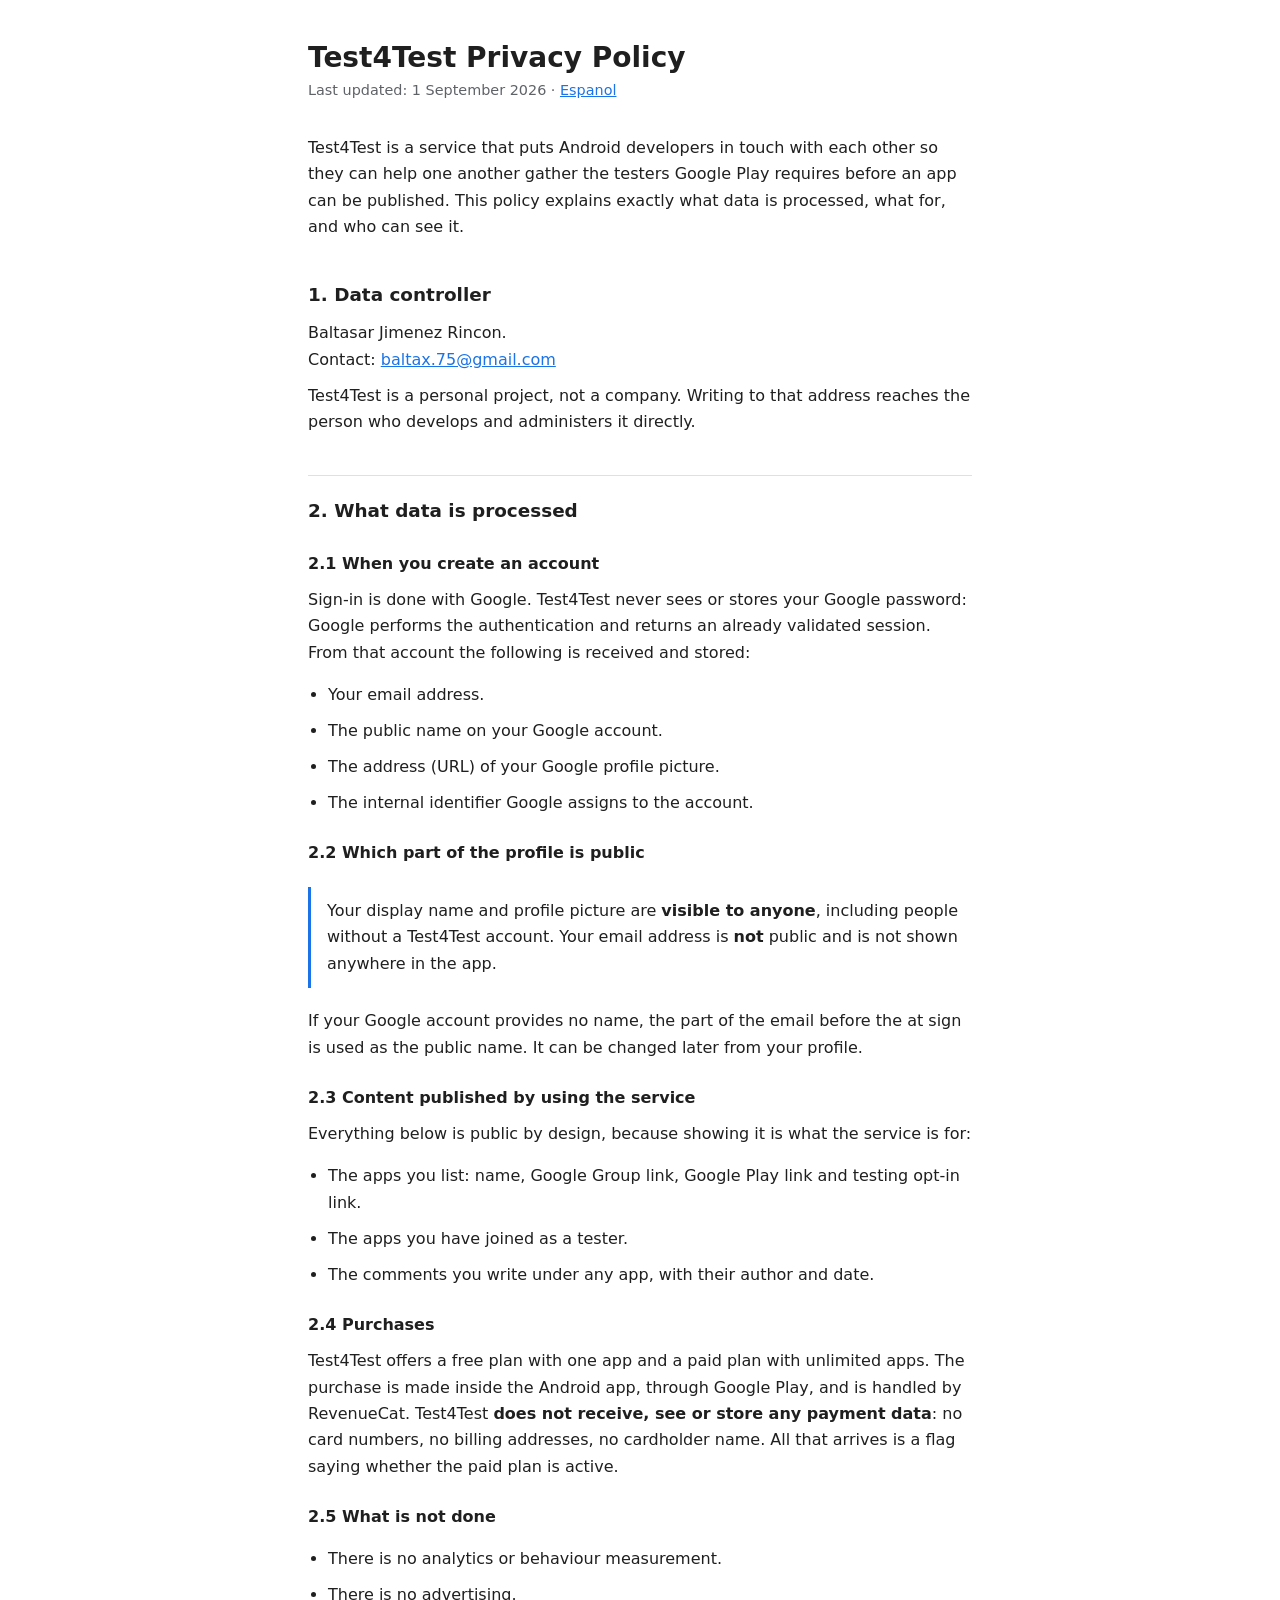
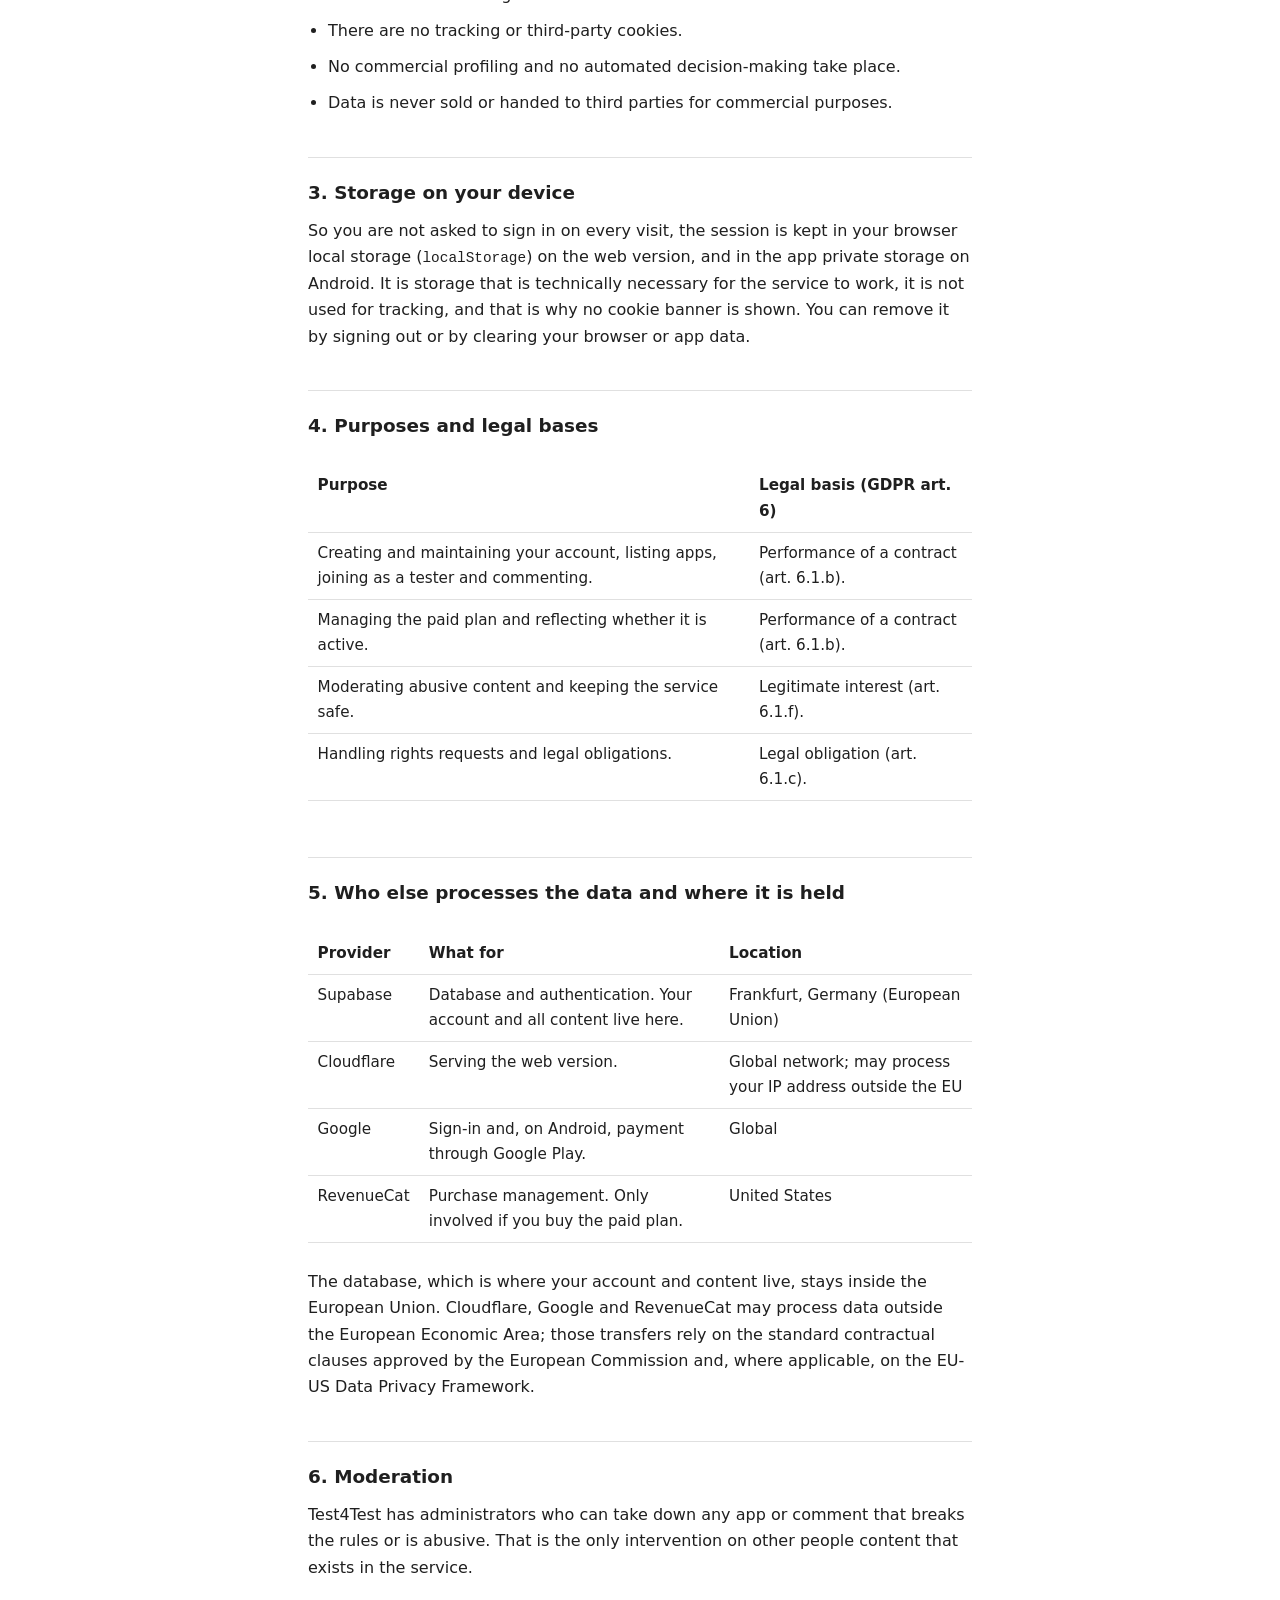
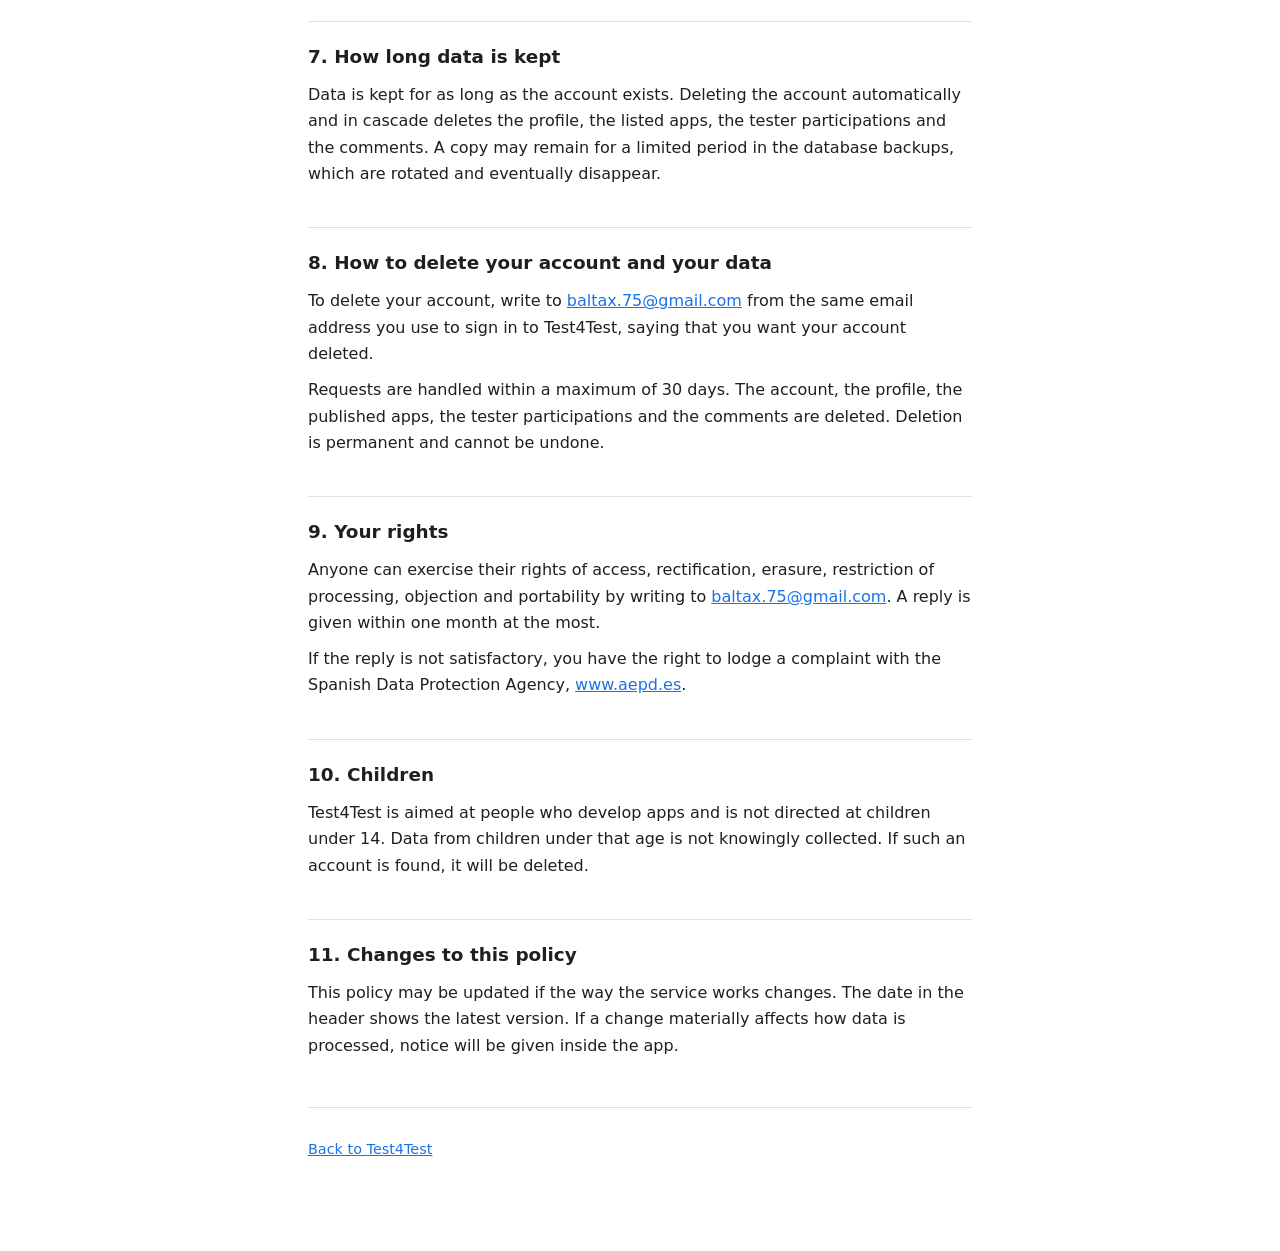
<file: webApp/src/webMain/resources/privacy.html>
<!DOCTYPE html>
<html lang="en">
<head>
<meta charset="UTF-8">
<meta name="viewport" content="width=device-width, initial-scale=1">
<title>Privacy policy - Test4Test</title>
<!-- Estilos propios y no styles.css: aquel pone overflow:hidden en body para el
     canvas de Compose, y aqui hay que poder hacer scroll. Version en castellano
     en privacy-es.html: si cambia una politica, cambian las dos. -->
<style>
  :root {
    --bg: #ffffff;
    --fg: #1f1f1f;
    --muted: #5f6368;
    --rule: #e0e0e0;
    --accent: #1a73e8;
  }
  @media (prefers-color-scheme: dark) {
    :root {
      --bg: #131314;
      --fg: #e3e3e3;
      --muted: #9aa0a6;
      --rule: #35363a;
      --accent: #8ab4f8;
    }
  }
  * { box-sizing: border-box; }
  body {
    margin: 0 auto;
    padding: 2.5rem 1.25rem 5rem;
    max-width: 44rem;
    background: var(--bg);
    color: var(--fg);
    font: 16px/1.65 system-ui, -apple-system, "Segoe UI", Roboto, sans-serif;
    -webkit-text-size-adjust: 100%;
  }
  h1 { font-size: 1.75rem; line-height: 1.25; margin: 0 0 .25rem; }
  h2 { font-size: 1.15rem; margin: 2.5rem 0 .5rem; padding-top: 1.25rem; border-top: 1px solid var(--rule); }
  h2:first-of-type { border-top: 0; padding-top: 0; }
  h3 { font-size: 1rem; margin: 1.5rem 0 .35rem; }
  p, li { margin: .6rem 0; }
  ul { padding-left: 1.25rem; }
  a { color: var(--accent); }
  code { font-family: ui-monospace, SFMono-Regular, Menlo, monospace; font-size: .9em; }
  .updated { color: var(--muted); font-size: .9rem; margin: 0 0 2rem; }
  .note {
    border-left: 3px solid var(--accent);
    padding: .1rem 0 .1rem 1rem;
    margin: 1.25rem 0;
  }
  footer { margin-top: 3rem; padding-top: 1.25rem; border-top: 1px solid var(--rule); color: var(--muted); font-size: .9rem; }
  table { border-collapse: collapse; width: 100%; margin: 1rem 0; font-size: .95rem; }
  th, td { text-align: left; padding: .5rem .6rem; border-bottom: 1px solid var(--rule); vertical-align: top; }
  th { font-weight: 600; }
  .scroll { overflow-x: auto; }
</style>
</head>
<body>

<h1>Test4Test Privacy Policy</h1>
<p class="updated">Last updated: 1 September 2026 &middot; <a href="/privacy-es">Espanol</a></p>

<p>
  Test4Test is a service that puts Android developers in touch with each other so
  they can help one another gather the testers Google Play requires before an app
  can be published. This policy explains exactly what data is processed, what for,
  and who can see it.
</p>

<h2>1. Data controller</h2>
<p>
  Baltasar Jimenez Rincon.<br>
  Contact: <a href="mailto:baltax.75@gmail.com">baltax.75@gmail.com</a>
</p>
<p>
  Test4Test is a personal project, not a company. Writing to that address reaches
  the person who develops and administers it directly.
</p>

<h2>2. What data is processed</h2>

<h3>2.1 When you create an account</h3>
<p>
  Sign-in is done with Google. Test4Test never sees or stores your Google password:
  Google performs the authentication and returns an already validated session. From
  that account the following is received and stored:
</p>
<ul>
  <li>Your email address.</li>
  <li>The public name on your Google account.</li>
  <li>The address (URL) of your Google profile picture.</li>
  <li>The internal identifier Google assigns to the account.</li>
</ul>

<h3>2.2 Which part of the profile is public</h3>
<div class="note">
  <p>
    Your display name and profile picture are <strong>visible to anyone</strong>,
    including people without a Test4Test account. Your email address is
    <strong>not</strong> public and is not shown anywhere in the app.
  </p>
</div>
<p>
  If your Google account provides no name, the part of the email before the at sign
  is used as the public name. It can be changed later from your profile.
</p>

<h3>2.3 Content published by using the service</h3>
<p>Everything below is public by design, because showing it is what the service is for:</p>
<ul>
  <li>The apps you list: name, Google Group link, Google Play link and testing opt-in link.</li>
  <li>The apps you have joined as a tester.</li>
  <li>The comments you write under any app, with their author and date.</li>
</ul>

<h3>2.4 Purchases</h3>
<p>
  Test4Test offers a free plan with one app and a paid plan with unlimited apps. The
  purchase is made inside the Android app, through Google Play, and is handled by
  RevenueCat. Test4Test <strong>does not receive, see or store any payment
  data</strong>: no card numbers, no billing addresses, no cardholder name. All that
  arrives is a flag saying whether the paid plan is active.
</p>

<h3>2.5 What is not done</h3>
<ul>
  <li>There is no analytics or behaviour measurement.</li>
  <li>There is no advertising.</li>
  <li>There are no tracking or third-party cookies.</li>
  <li>No commercial profiling and no automated decision-making take place.</li>
  <li>Data is never sold or handed to third parties for commercial purposes.</li>
</ul>

<h2>3. Storage on your device</h2>
<p>
  So you are not asked to sign in on every visit, the session is kept in your
  browser local storage (<code>localStorage</code>) on the web version, and in the
  app private storage on Android. It is storage that is technically necessary for
  the service to work, it is not used for tracking, and that is why no cookie banner
  is shown. You can remove it by signing out or by clearing your browser or app data.
</p>

<h2>4. Purposes and legal bases</h2>
<div class="scroll">
<table>
  <tr><th>Purpose</th><th>Legal basis (GDPR art. 6)</th></tr>
  <tr>
    <td>Creating and maintaining your account, listing apps, joining as a tester and commenting.</td>
    <td>Performance of a contract (art. 6.1.b).</td>
  </tr>
  <tr>
    <td>Managing the paid plan and reflecting whether it is active.</td>
    <td>Performance of a contract (art. 6.1.b).</td>
  </tr>
  <tr>
    <td>Moderating abusive content and keeping the service safe.</td>
    <td>Legitimate interest (art. 6.1.f).</td>
  </tr>
  <tr>
    <td>Handling rights requests and legal obligations.</td>
    <td>Legal obligation (art. 6.1.c).</td>
  </tr>
</table>
</div>

<h2>5. Who else processes the data and where it is held</h2>
<div class="scroll">
<table>
  <tr><th>Provider</th><th>What for</th><th>Location</th></tr>
  <tr><td>Supabase</td><td>Database and authentication. Your account and all content live here.</td><td>Frankfurt, Germany (European Union)</td></tr>
  <tr><td>Cloudflare</td><td>Serving the web version.</td><td>Global network; may process your IP address outside the EU</td></tr>
  <tr><td>Google</td><td>Sign-in and, on Android, payment through Google Play.</td><td>Global</td></tr>
  <tr><td>RevenueCat</td><td>Purchase management. Only involved if you buy the paid plan.</td><td>United States</td></tr>
</table>
</div>
<p>
  The database, which is where your account and content live, stays inside the
  European Union. Cloudflare, Google and RevenueCat may process data outside the
  European Economic Area; those transfers rely on the standard contractual clauses
  approved by the European Commission and, where applicable, on the EU-US Data
  Privacy Framework.
</p>

<h2>6. Moderation</h2>
<p>
  Test4Test has administrators who can take down any app or comment that breaks the
  rules or is abusive. That is the only intervention on other people content that
  exists in the service.
</p>

<h2>7. How long data is kept</h2>
<p>
  Data is kept for as long as the account exists. Deleting the account automatically
  and in cascade deletes the profile, the listed apps, the tester participations and
  the comments. A copy may remain for a limited period in the database backups,
  which are rotated and eventually disappear.
</p>

<h2 id="delete-account">8. How to delete your account and your data</h2>
<p>
  To delete your account, write to
  <a href="mailto:baltax.75@gmail.com?subject=Delete%20my%20Test4Test%20account">baltax.75@gmail.com</a>
  from the same email address you use to sign in to Test4Test, saying that you want
  your account deleted.
</p>
<p>
  Requests are handled within a maximum of 30 days. The account, the profile, the
  published apps, the tester participations and the comments are deleted. Deletion
  is permanent and cannot be undone.
</p>

<h2>9. Your rights</h2>
<p>
  Anyone can exercise their rights of access, rectification, erasure, restriction of
  processing, objection and portability by writing to
  <a href="mailto:baltax.75@gmail.com">baltax.75@gmail.com</a>. A reply is given
  within one month at the most.
</p>
<p>
  If the reply is not satisfactory, you have the right to lodge a complaint with the
  Spanish Data Protection Agency, <a href="https://www.aepd.es" rel="noopener">www.aepd.es</a>.
</p>

<h2>10. Children</h2>
<p>
  Test4Test is aimed at people who develop apps and is not directed at children under
  14. Data from children under that age is not knowingly collected. If such an account
  is found, it will be deleted.
</p>

<h2>11. Changes to this policy</h2>
<p>
  This policy may be updated if the way the service works changes. The date in the
  header shows the latest version. If a change materially affects how data is
  processed, notice will be given inside the app.
</p>

<footer>
  <p><a href="/">Back to Test4Test</a></p>
</footer>

</body>
</html>
</file>
